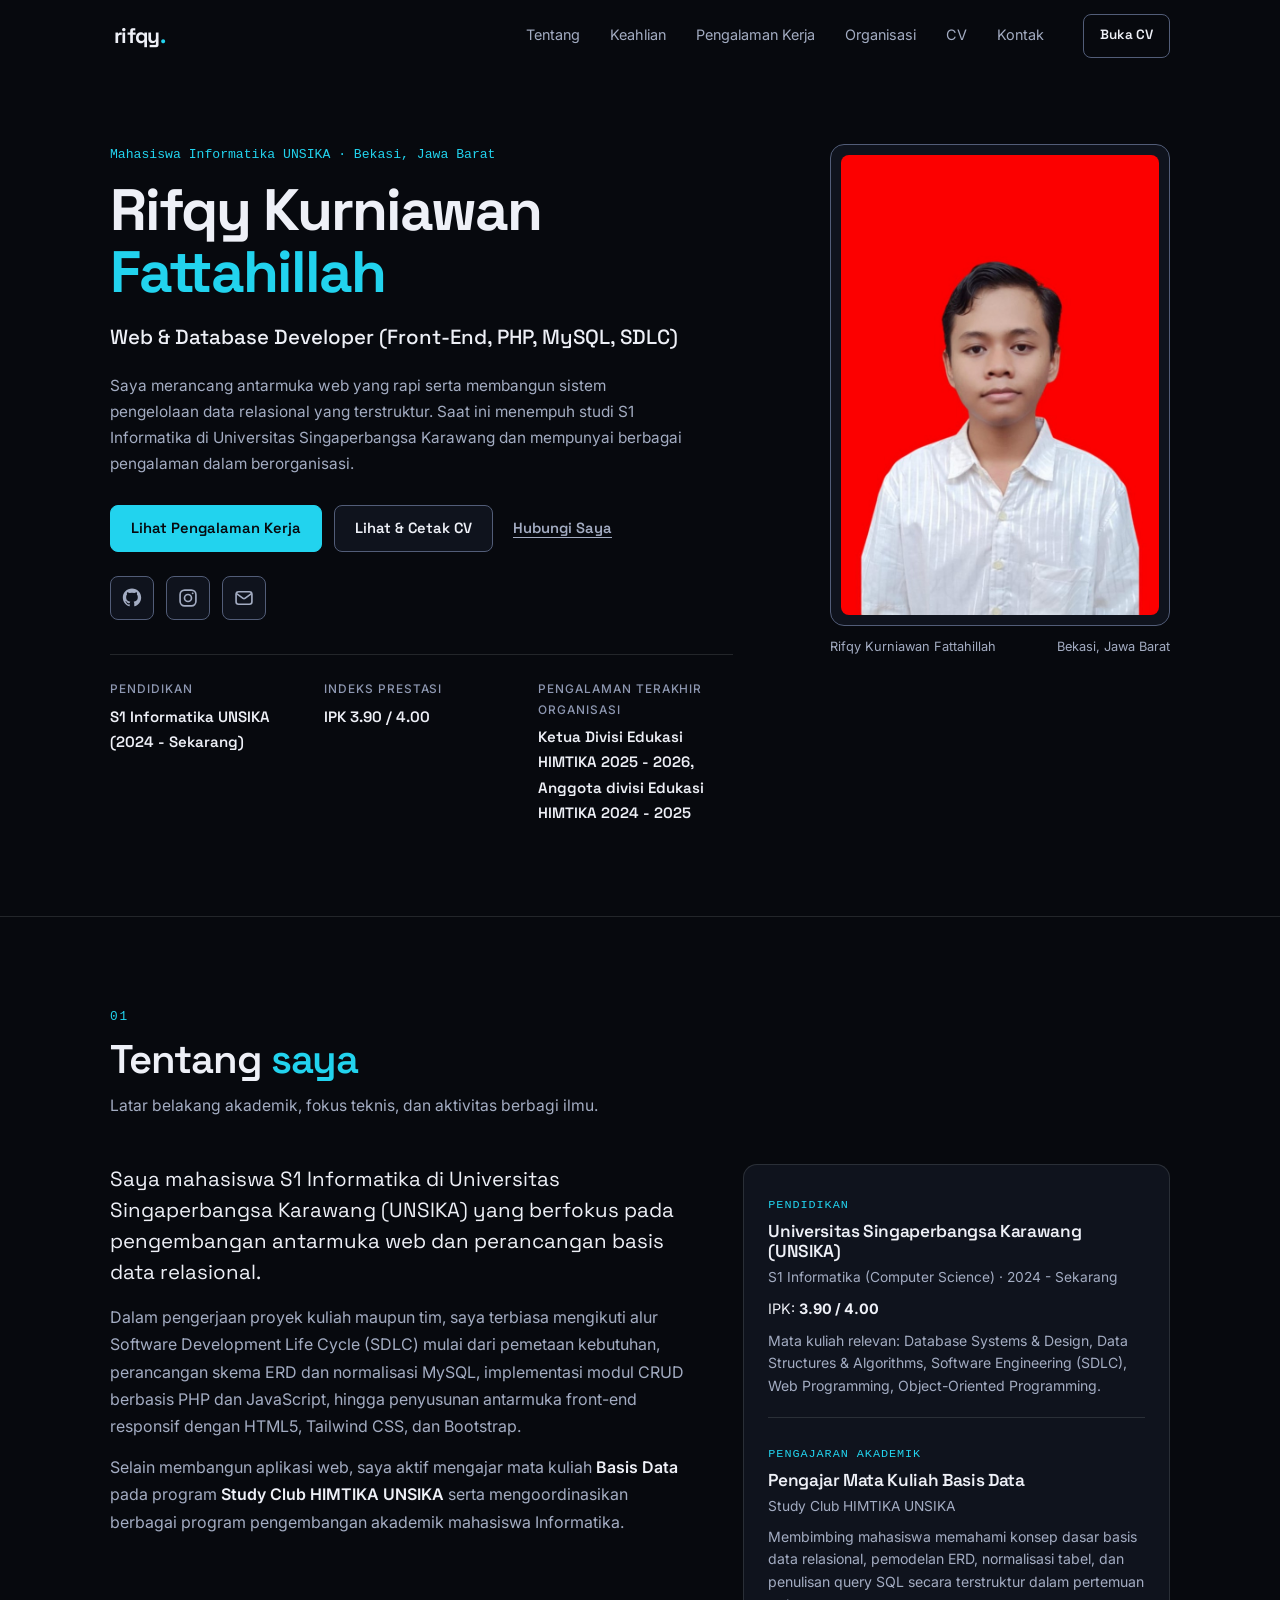
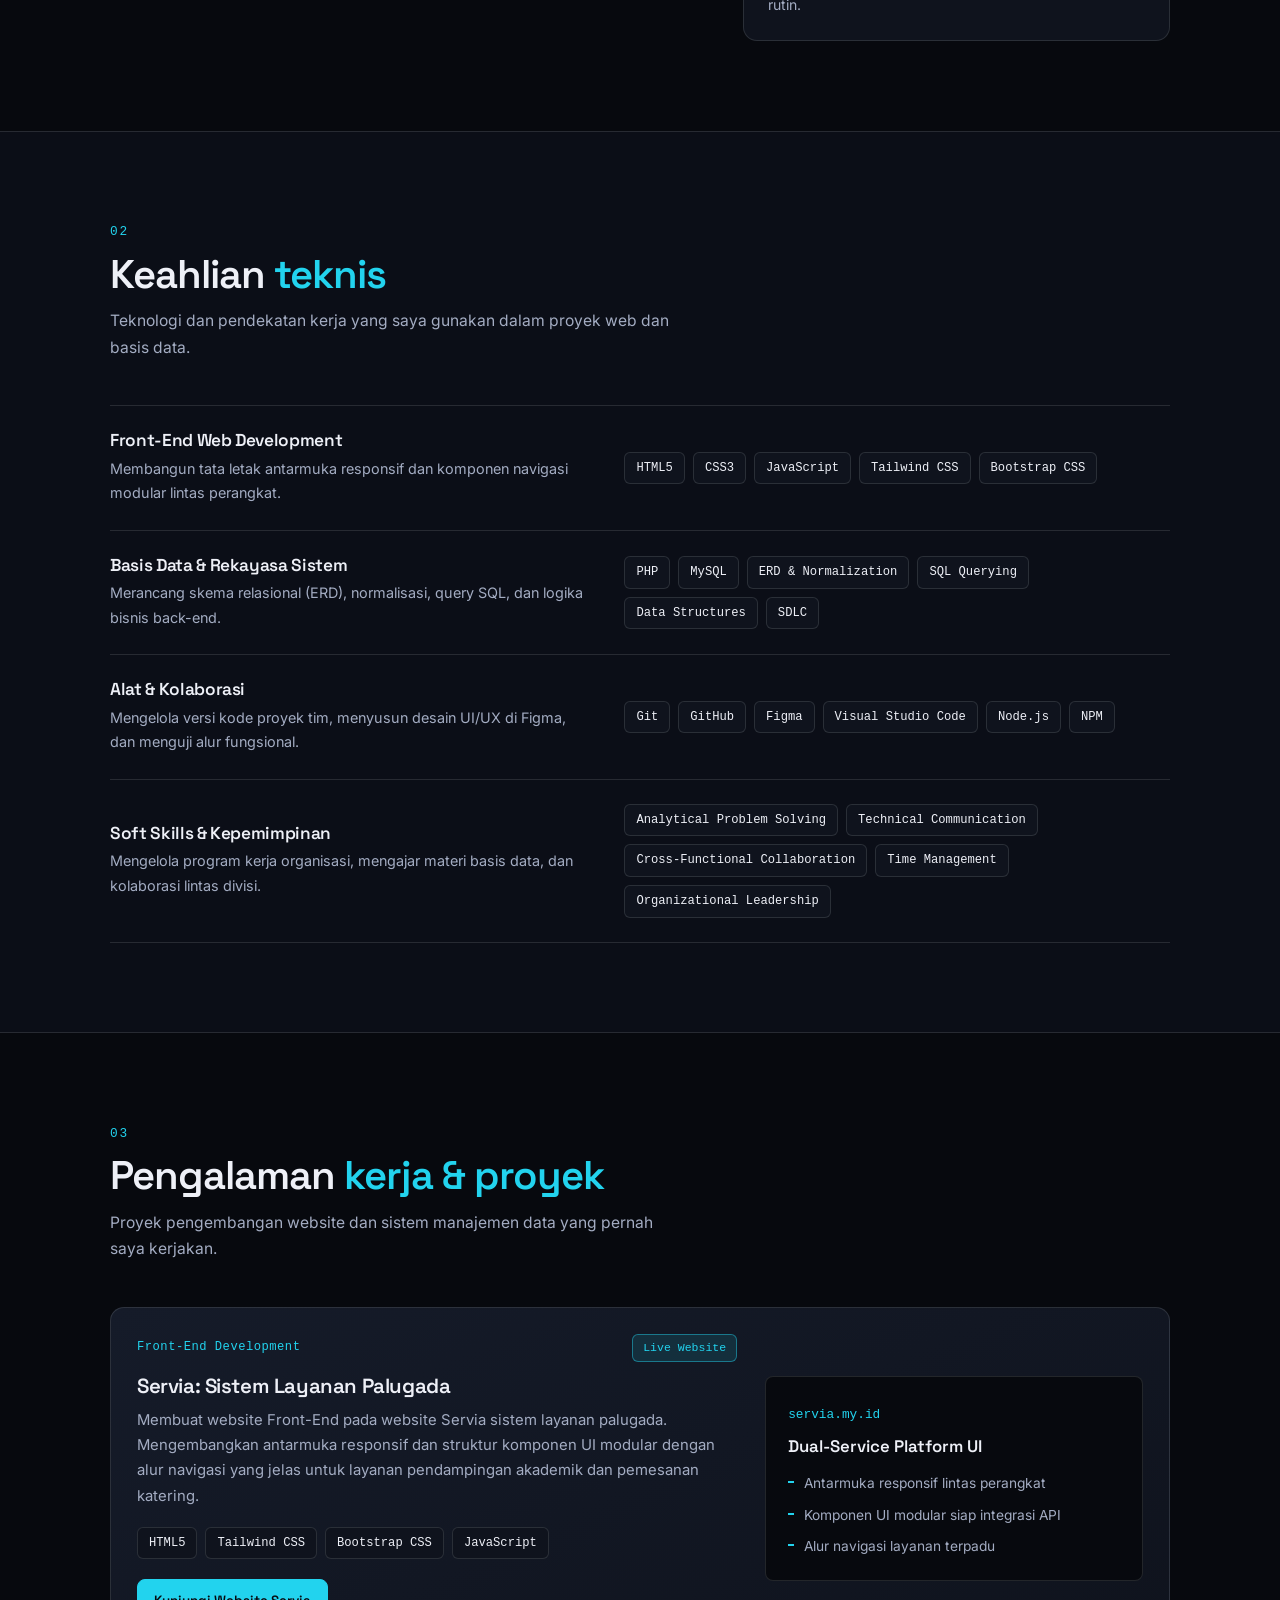
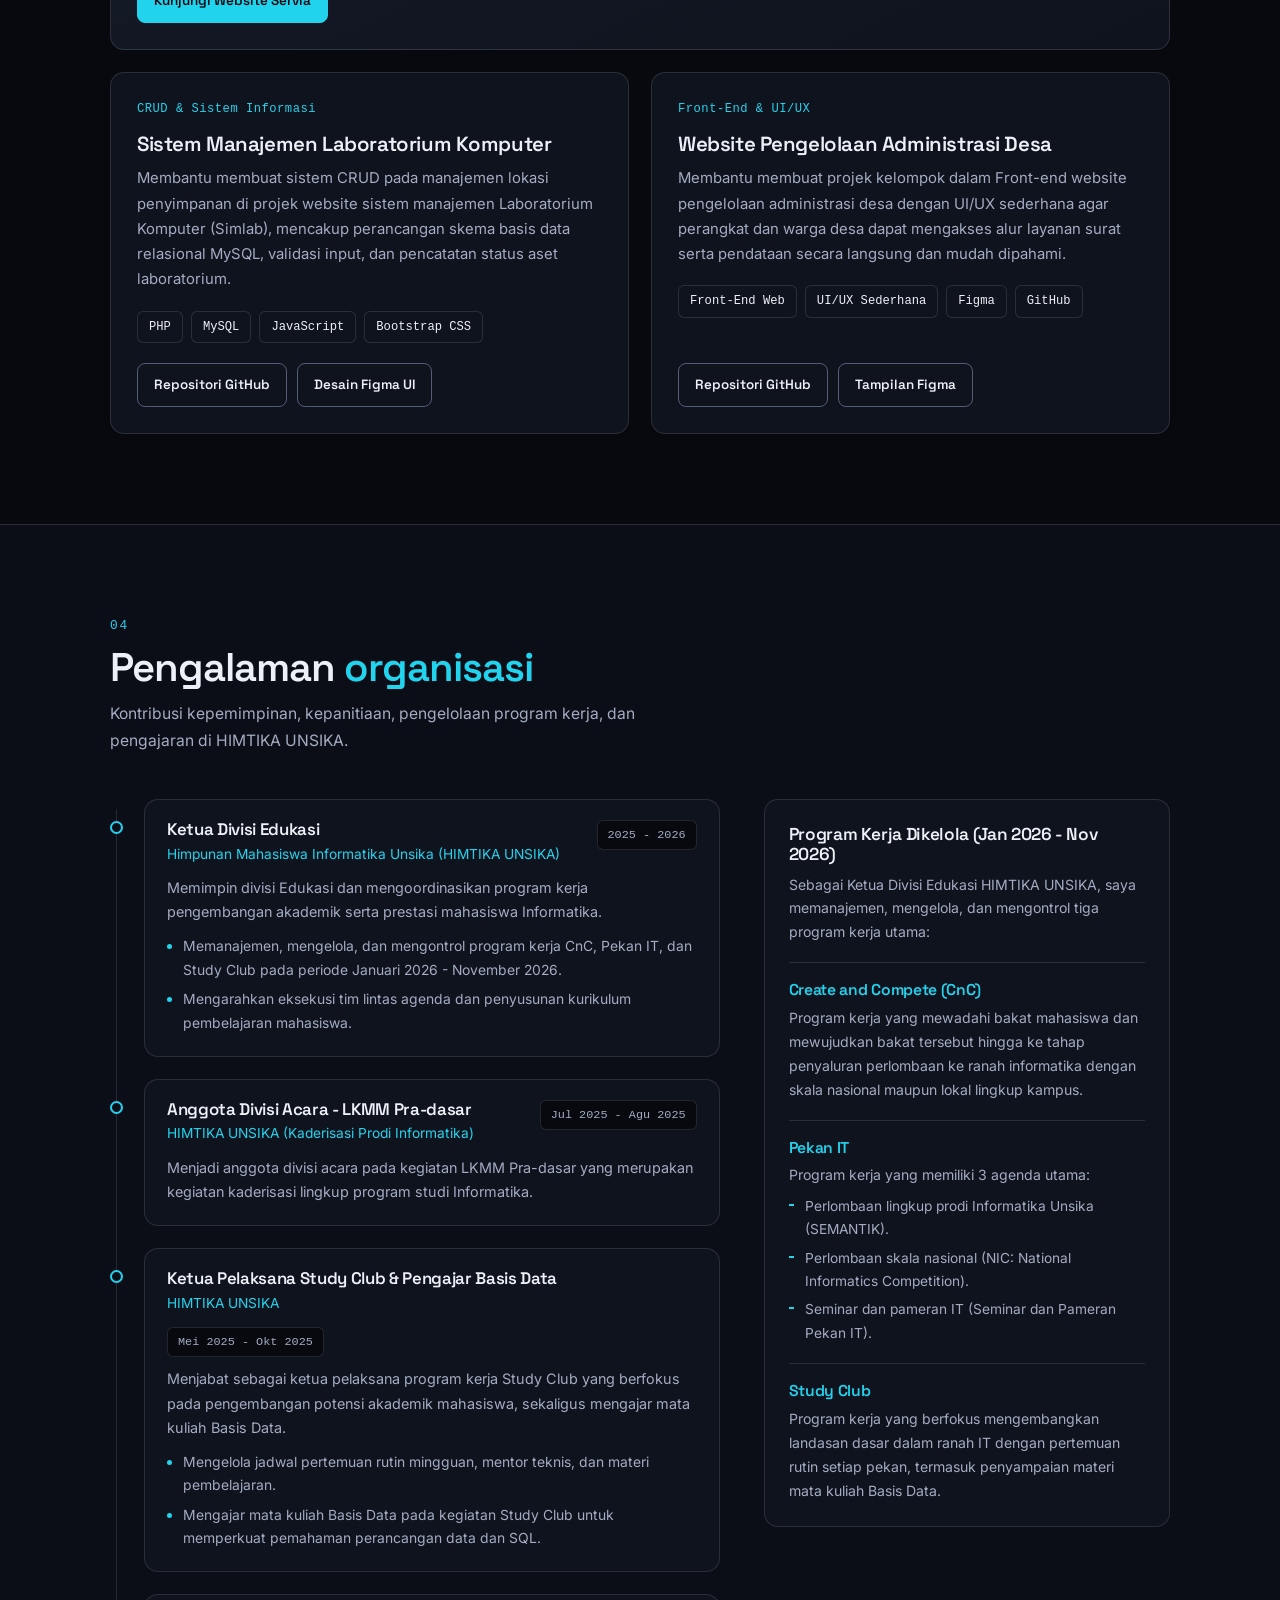
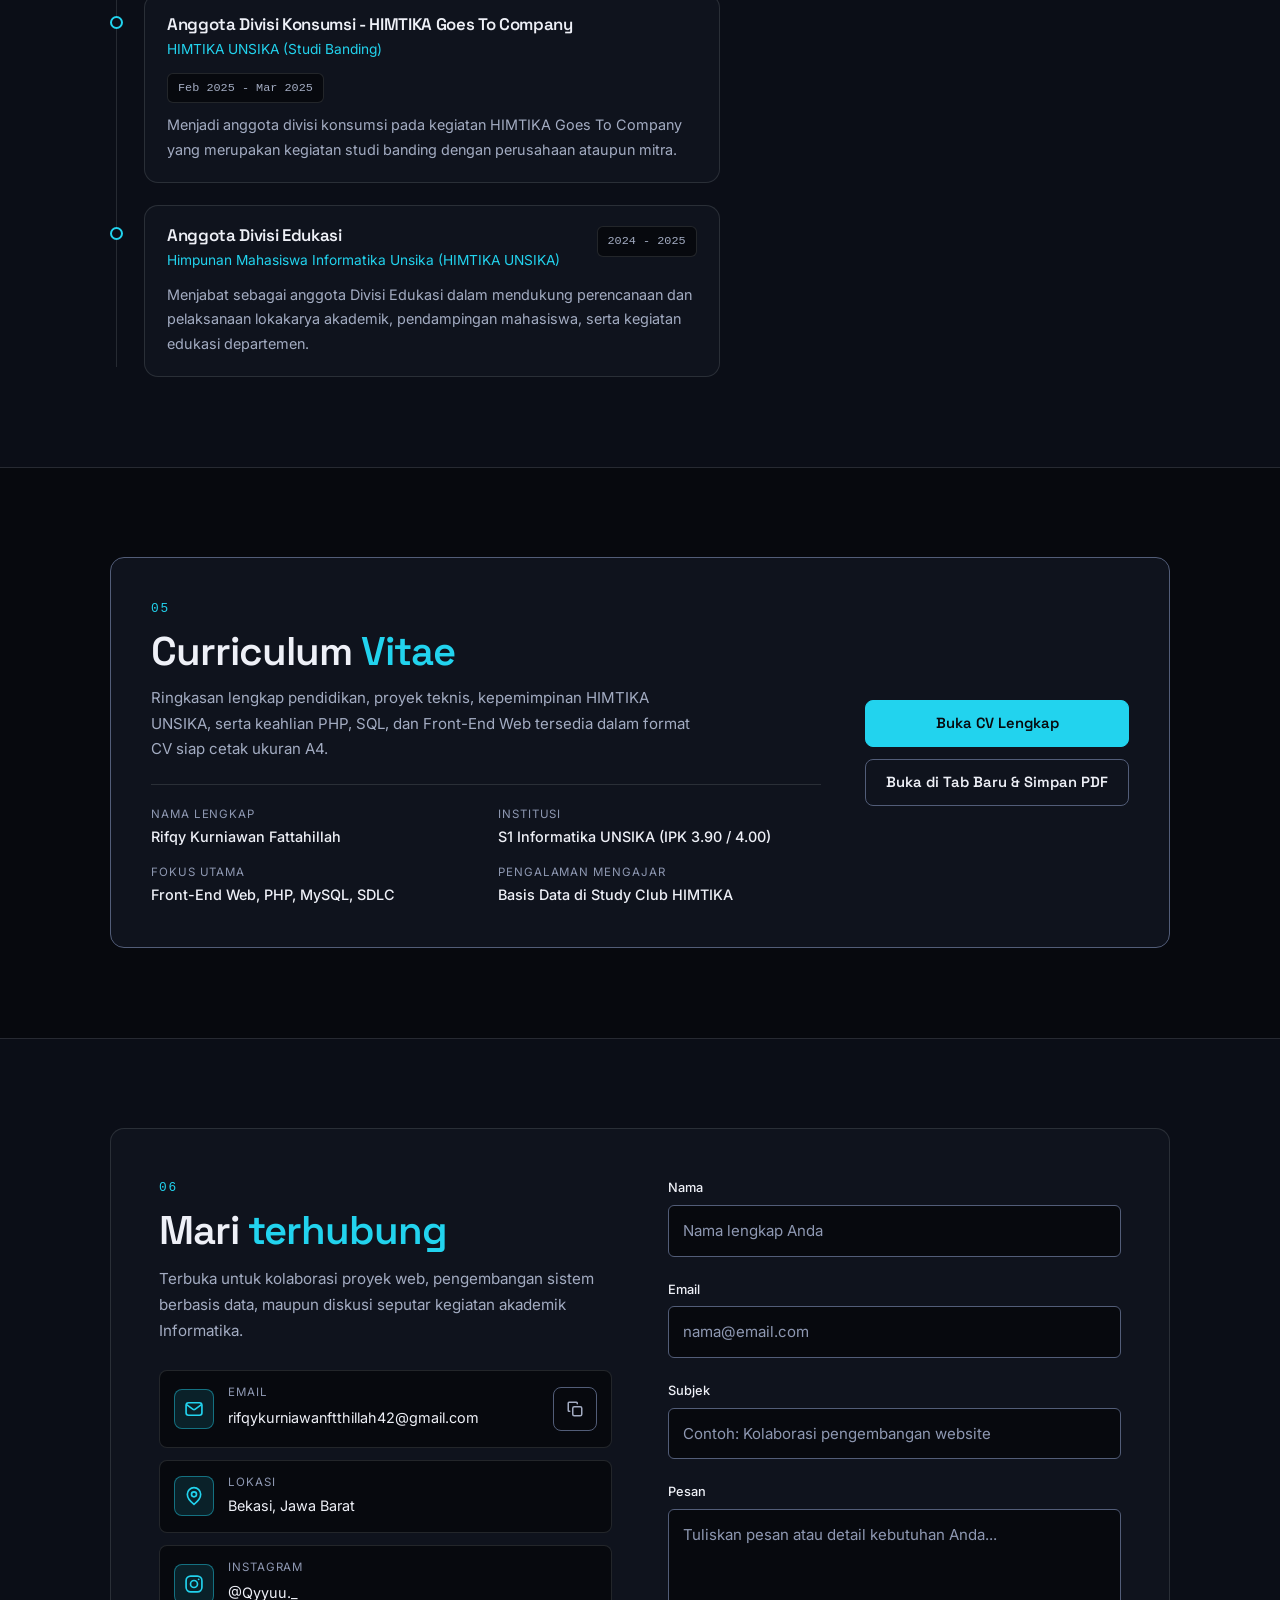
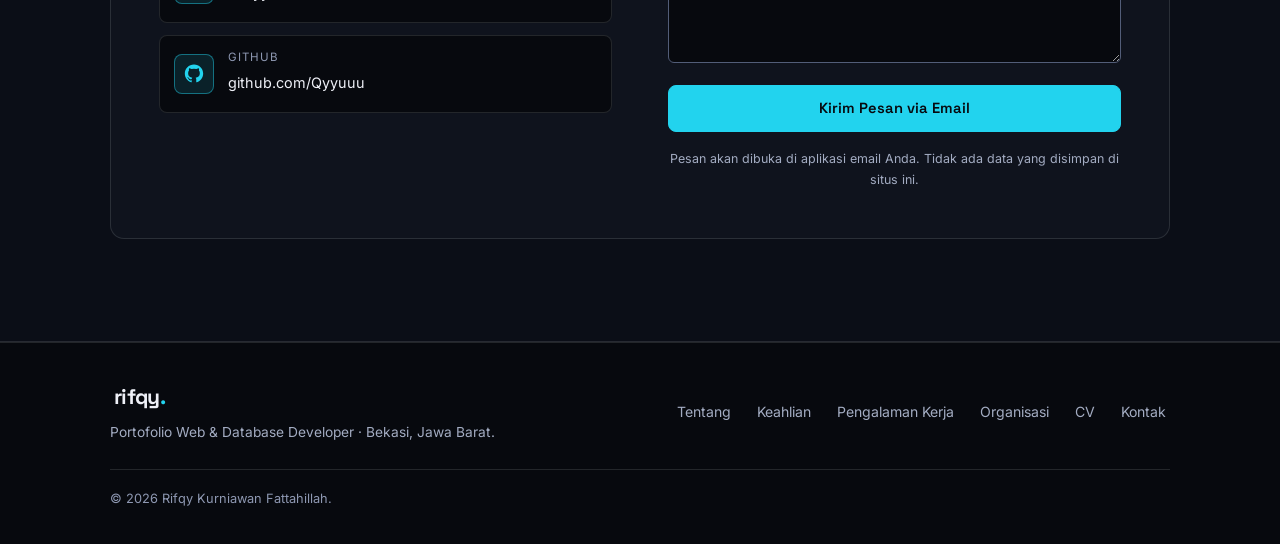
<file: index.html>
<!DOCTYPE html>
<html lang="id">
<head>
  <meta charset="UTF-8" />
  <meta name="viewport" content="width=device-width, initial-scale=1.0" />
  <title>Rifqy Kurniawan Fattahillah | Web &amp; Database Developer</title>
  <meta name="description" content="Portofolio Rifqy Kurniawan Fattahillah, mahasiswa Informatika UNSIKA dan pengembang web serta basis data berbasis di Bekasi, Jawa Barat." />
  <meta name="author" content="Rifqy Kurniawan Fattahillah" />
  <meta name="theme-color" content="#07090e" />
  <meta name="color-scheme" content="dark" />

  <meta property="og:type" content="website" />
  <meta property="og:title" content="Rifqy Kurniawan Fattahillah | Web &amp; Database Developer" />
  <meta property="og:description" content="Portofolio resmi Rifqy Kurniawan Fattahillah: proyek web front-end, sistem CRUD basis data, pengalaman organisasi HIMTIKA UNSIKA, dan CV." />
  <meta property="og:locale" content="id_ID" />

  <link rel="icon" href="data:image/svg+xml,%3Csvg xmlns='http://www.w3.org/2000/svg' viewBox='0 0 100 100'%3E%3Crect width='100' height='100' rx='18' fill='%2307090e'/%3E%3Ctext x='50' y='67' font-family='sans-serif' font-size='52' font-weight='700' text-anchor='middle' fill='%2322d3ee'%3ER%3C/text%3E%3C/svg%3E" />

  <link rel="preconnect" href="https://fonts.googleapis.com" />
  <link rel="preconnect" href="https://fonts.gstatic.com" crossorigin />
  <link href="https://fonts.googleapis.com/css2?family=Inter:wght@400;500;600&family=Space+Grotesk:wght@500;600;700&display=swap" rel="stylesheet" />

  <link rel="stylesheet" href="css/style.css" />
</head>
<body>
  <a class="skip-link" href="#main">Lewati ke konten utama</a>

  <div class="scroll-progress" aria-hidden="true"><span id="scrollBar"></span></div>

  <header class="site-header" id="siteHeader">
    <div class="container header__inner">
      <a class="brand" href="#home" aria-label="Rifqy Kurniawan Fattahillah, beranda">
        rifqy<span class="brand__dot">.</span>
      </a>

      <nav class="nav" id="primaryNav" aria-label="Navigasi utama">
        <a href="#about" class="nav__link">Tentang</a>
        <a href="#skills" class="nav__link">Keahlian</a>
        <a href="#experience" class="nav__link">Pengalaman Kerja</a>
        <a href="#organization" class="nav__link">Organisasi</a>
        <a href="#cv" class="nav__link">CV</a>
        <a href="#contact" class="nav__link">Kontak</a>
      </nav>

      <a href="cv.html" class="btn btn--ghost btn--sm header__cta">Buka CV</a>

      <button type="button" class="nav-toggle" id="navToggle" aria-expanded="false" aria-controls="primaryNav" aria-label="Buka menu navigasi">
        <span class="nav-toggle__bars" aria-hidden="true">
          <span></span><span></span><span></span>
        </span>
        <span class="nav-toggle__label">Menu</span>
      </button>
    </div>
  </header>

  <div class="nav-backdrop" id="navBackdrop" aria-hidden="true"></div>

  <main id="main" tabindex="-1">
    <!-- Hero -->
    <section class="hero" id="home">
      <div class="container hero__inner">
        <div class="hero__content">
          <p class="hero__kicker">Mahasiswa Informatika UNSIKA · Bekasi, Jawa Barat</p>

          <h1 class="hero__title">
            Rifqy Kurniawan<br />
            <span class="hero__accent">Fattahillah</span>
          </h1>

          <p class="hero__subtitle">
            Web &amp; Database Developer (Front-End, PHP, MySQL, SDLC)
          </p>

          <p class="hero__desc">
            Saya merancang antarmuka web yang rapi serta membangun sistem pengelolaan data
            relasional yang terstruktur. Saat ini menempuh studi S1 Informatika di Universitas
            Singaperbangsa Karawang dan mempunyai berbagai pengalaman dalam berorganisasi.
          </p>

          <div class="hero__actions">
            <a href="#experience" class="btn btn--primary">Lihat Pengalaman Kerja</a>
            <a href="cv.html" class="btn btn--outline">Lihat &amp; Cetak CV</a>
            <a href="#contact" class="btn btn--text">Hubungi Saya</a>
          </div>

          <ul class="socials" aria-label="Tautan profil dan kontak">
            <li>
              <a href="https://github.com/Qyyuuu" target="_blank" rel="noopener noreferrer" aria-label="GitHub Qyyuuu">
                <svg viewBox="0 0 24 24" width="20" height="20" fill="currentColor" aria-hidden="true"><path d="M12 .5C5.73.5.98 5.25.98 11.52c0 4.87 3.16 9 7.54 10.46.55.1.75-.24.75-.53v-1.86c-3.07.67-3.72-1.48-3.72-1.48-.5-1.28-1.23-1.62-1.23-1.62-1-.69.08-.67.08-.67 1.1.08 1.68 1.14 1.68 1.14.98 1.69 2.58 1.2 3.2.92.1-.72.39-1.2.7-1.48-2.45-.28-5.02-1.23-5.02-5.48 0-1.21.43-2.2 1.14-2.98-.12-.28-.5-1.41.1-2.94 0 0 .92-.3 3.02 1.13a10.5 10.5 0 0 1 5.5 0c2.1-1.43 3.02-1.13 3.02-1.13.6 1.53.22 2.66.1 2.94.71.78 1.14 1.77 1.14 2.98 0 4.26-2.58 5.2-5.03 5.47.4.34.75 1.01.75 2.04v3.03c0 .29.2.64.76.53 4.37-1.46 7.53-5.59 7.53-10.46C23.02 5.25 18.27.5 12 .5Z"/></svg>
              </a>
            </li>
            <li>
              <a href="https://instagram.com/Qyyuu._" target="_blank" rel="noopener noreferrer" aria-label="Instagram Qyyuu._">
                <svg viewBox="0 0 24 24" width="20" height="20" fill="none" stroke="currentColor" stroke-width="2" aria-hidden="true"><rect x="2.5" y="2.5" width="19" height="19" rx="5.5"/><circle cx="12" cy="12" r="4.2"/><circle cx="17.6" cy="6.4" r="1.1" fill="currentColor" stroke="none"/></svg>
              </a>
            </li>
            <li>
              <a href="mailto:rifqykurniawanftthillah42@gmail.com" aria-label="Kirim email ke Rifqy">
                <svg viewBox="0 0 24 24" width="20" height="20" fill="none" stroke="currentColor" stroke-width="2" stroke-linecap="round" stroke-linejoin="round" aria-hidden="true"><rect x="2.5" y="4.5" width="19" height="15" rx="3"/><path d="m3.5 7 7.4 5.4a2 2 0 0 0 2.2 0L20.5 7"/></svg>
              </a>
            </li>
          </ul>

          <dl class="hero__facts">
            <div class="fact-item">
              <dt>Pendidikan</dt>
              <dd>S1 Informatika UNSIKA (2024 - Sekarang)</dd>
            </div>
            <div class="fact-item">
              <dt>Indeks Prestasi</dt>
              <dd>IPK 3.90 / 4.00</dd>
            </div>
            <div class="fact-item">
              <dt>Pengalaman terakhir Organisasi</dt>
              <dd>Ketua Divisi Edukasi HIMTIKA 2025 - 2026, Anggota divisi Edukasi HIMTIKA 2024 - 2025</dd>
            </div>
          </dl>
        </div>

        <figure class="hero__portrait">
          <div class="portrait-frame">
            <img
              src="assets/foto-rifqy.jpg"
              alt="Foto profil Rifqy Kurniawan Fattahillah mengenakan kemeja putih"
              width="708"
              height="1024"
              fetchpriority="high"
              class="portrait-frame__img"
            />
          </div>
          <figcaption class="portrait-frame__caption">
            <span>Rifqy Kurniawan Fattahillah</span>
            <span>Bekasi, Jawa Barat</span>
          </figcaption>
        </figure>
      </div>
    </section>

    <!-- Tentang & Pendidikan -->
    <section class="section" id="about">
      <div class="container">
        <div class="section__head">
          <span class="section__index">01</span>
          <h2 class="section__title">Tentang <span class="text-accent">saya</span></h2>
          <p class="section__sub">Latar belakang akademik, fokus teknis, dan aktivitas berbagi ilmu.</p>
        </div>

        <div class="about">
          <div class="about__story">
            <p class="about__lead">
              Saya mahasiswa S1 Informatika di Universitas Singaperbangsa Karawang (UNSIKA)
              yang berfokus pada pengembangan antarmuka web dan perancangan basis data relasional.
            </p>
            <p>
              Dalam pengerjaan proyek kuliah maupun tim, saya terbiasa mengikuti alur
              Software Development Life Cycle (SDLC) mulai dari pemetaan kebutuhan, perancangan
              skema ERD dan normalisasi MySQL, implementasi modul CRUD berbasis PHP dan JavaScript,
              hingga penyusunan antarmuka front-end responsif dengan HTML5, Tailwind CSS, dan Bootstrap.
            </p>
            <p>
              Selain membangun aplikasi web, saya aktif mengajar mata kuliah <strong>Basis Data</strong>
              pada program <strong>Study Club HIMTIKA UNSIKA</strong> serta mengoordinasikan berbagai
              program pengembangan akademik mahasiswa Informatika.
            </p>
          </div>

          <aside class="about__panel" aria-label="Ringkasan pendidikan dan pengajaran">
            <div class="edu-block">
              <span class="edu-block__label">Pendidikan</span>
              <h3>Universitas Singaperbangsa Karawang (UNSIKA)</h3>
              <p class="edu-block__meta">S1 Informatika (Computer Science) · 2024 - Sekarang</p>
              <p class="edu-block__gpa">IPK: <strong>3.90 / 4.00</strong></p>
              <p class="edu-block__courses">
                Mata kuliah relevan: Database Systems &amp; Design, Data Structures &amp; Algorithms,
                Software Engineering (SDLC), Web Programming, Object-Oriented Programming.
              </p>
            </div>

            <div class="edu-block edu-block--divider">
              <span class="edu-block__label">Pengajaran Akademik</span>
              <h3>Pengajar Mata Kuliah Basis Data</h3>
              <p class="edu-block__meta">Study Club HIMTIKA UNSIKA</p>
              <p class="edu-block__courses">
                Membimbing mahasiswa memahami konsep dasar basis data relasional, pemodelan ERD,
                normalisasi tabel, dan penulisan query SQL secara terstruktur dalam pertemuan rutin.
              </p>
            </div>
          </aside>
        </div>
      </div>
    </section>

    <!-- Keahlian -->
    <section class="section section--alt" id="skills">
      <div class="container">
        <div class="section__head">
          <span class="section__index">02</span>
          <h2 class="section__title">Keahlian <span class="text-accent">teknis</span></h2>
          <p class="section__sub">Teknologi dan pendekatan kerja yang saya gunakan dalam proyek web dan basis data.</p>
        </div>

        <div class="capabilities">
          <div class="cap-row">
            <div class="cap-row__title">
              <h3>Front-End Web Development</h3>
              <p>Membangun tata letak antarmuka responsif dan komponen navigasi modular lintas perangkat.</p>
            </div>
            <ul class="tags">
              <li>HTML5</li>
              <li>CSS3</li>
              <li>JavaScript</li>
              <li>Tailwind CSS</li>
              <li>Bootstrap CSS</li>
            </ul>
          </div>

          <div class="cap-row">
            <div class="cap-row__title">
              <h3>Basis Data &amp; Rekayasa Sistem</h3>
              <p>Merancang skema relasional (ERD), normalisasi, query SQL, dan logika bisnis back-end.</p>
            </div>
            <ul class="tags">
              <li>PHP</li>
              <li>MySQL</li>
              <li>ERD &amp; Normalization</li>
              <li>SQL Querying</li>
              <li>Data Structures</li>
              <li>SDLC</li>
            </ul>
          </div>

          <div class="cap-row">
            <div class="cap-row__title">
              <h3>Alat &amp; Kolaborasi</h3>
              <p>Mengelola versi kode proyek tim, menyusun desain UI/UX di Figma, dan menguji alur fungsional.</p>
            </div>
            <ul class="tags">
              <li>Git</li>
              <li>GitHub</li>
              <li>Figma</li>
              <li>Visual Studio Code</li>
              <li>Node.js</li>
              <li>NPM</li>
            </ul>
          </div>

          <div class="cap-row">
            <div class="cap-row__title">
              <h3>Soft Skills &amp; Kepemimpinan</h3>
              <p>Mengelola program kerja organisasi, mengajar materi basis data, dan kolaborasi lintas divisi.</p>
            </div>
            <ul class="tags">
              <li>Analytical Problem Solving</li>
              <li>Technical Communication</li>
              <li>Cross-Functional Collaboration</li>
              <li>Time Management</li>
              <li>Organizational Leadership</li>
            </ul>
          </div>
        </div>
      </div>
    </section>

    <!-- Pengalaman Kerja -->
    <section class="section" id="experience">
      <div class="container">
        <div class="section__head">
          <span class="section__index">03</span>
          <h2 class="section__title">Pengalaman <span class="text-accent">kerja &amp; proyek</span></h2>
          <p class="section__sub">Proyek pengembangan website dan sistem manajemen data yang pernah saya kerjakan.</p>
        </div>

        <div class="work-grid">
          <!-- Featured: Servia -->
          <article class="work-card work-card--featured">
            <div class="work-card__body">
              <div class="work-card__meta">
                <span class="work-card__tag">Front-End Development</span>
                <span class="work-card__status">Live Website</span>
              </div>
              <h3 class="work-card__title">Servia: Sistem Layanan Palugada</h3>
              <p class="work-card__desc">
                Membuat website Front-End pada website Servia sistem layanan palugada. Mengembangkan
                antarmuka responsif dan struktur komponen UI modular dengan alur navigasi yang jelas
                untuk layanan pendampingan akademik dan pemesanan katering.
              </p>
              <ul class="tags">
                <li>HTML5</li>
                <li>Tailwind CSS</li>
                <li>Bootstrap CSS</li>
                <li>JavaScript</li>
              </ul>
              <div class="work-card__links">
                <a href="https://servia.my.id/" target="_blank" rel="noopener noreferrer" class="btn btn--primary btn--sm">
                  Kunjungi Website Servia
                </a>
              </div>
            </div>
            <div class="work-card__aside" aria-hidden="true">
              <div class="work-preview">
                <span class="work-preview__domain">servia.my.id</span>
                <p class="work-preview__summary">Dual-Service Platform UI</p>
                <ul class="work-preview__points">
                  <li>Antarmuka responsif lintas perangkat</li>
                  <li>Komponen UI modular siap integrasi API</li>
                  <li>Alur navigasi layanan terpadu</li>
                </ul>
              </div>
            </div>
          </article>

          <!-- Work 2: Manajemen Lab Komputer / Simlab -->
          <article class="work-card">
            <div class="work-card__body">
              <div class="work-card__meta">
                <span class="work-card__tag">CRUD &amp; Sistem Informasi</span>
              </div>
              <h3 class="work-card__title">Sistem Manajemen Laboratorium Komputer</h3>
              <p class="work-card__desc">
                Membantu membuat sistem CRUD pada manajemen lokasi penyimpanan di projek website
                sistem manajemen Laboratorium Komputer (Simlab), mencakup perancangan skema basis
                data relasional MySQL, validasi input, dan pencatatan status aset laboratorium.
              </p>
              <ul class="tags">
                <li>PHP</li>
                <li>MySQL</li>
                <li>JavaScript</li>
                <li>Bootstrap CSS</li>
              </ul>
              <div class="work-card__links">
                <a href="https://github.com/anisadiyahayu/ProjekUASPBW" target="_blank" rel="noopener noreferrer" class="btn btn--outline btn--sm">
                  Repositori GitHub
                </a>
                <a href="https://www.figma.com/make/mRIKAtbcPTlyWXOGZOJskT/Modern-Campus-Lab-Dashboard-UI?fullscreen=1&t=yo2O9tr5CB5JOBJb-1&code-node-id=0-9" target="_blank" rel="noopener noreferrer" class="btn btn--ghost btn--sm">
                  Desain Figma UI
                </a>
              </div>
            </div>
          </article>

          <!-- Work 3: Administrasi Desa -->
          <article class="work-card">
            <div class="work-card__body">
              <div class="work-card__meta">
                <span class="work-card__tag">Front-End &amp; UI/UX</span>
              </div>
              <h3 class="work-card__title">Website Pengelolaan Administrasi Desa</h3>
              <p class="work-card__desc">
                Membantu membuat projek kelompok dalam Front-end website pengelolaan administrasi
                desa dengan UI/UX sederhana agar perangkat dan warga desa dapat mengakses alur
                layanan surat serta pendataan secara langsung dan mudah dipahami.
              </p>
              <ul class="tags">
                <li>Front-End Web</li>
                <li>UI/UX Sederhana</li>
                <li>Figma</li>
                <li>GitHub</li>
              </ul>
              <div class="work-card__links">
                <a href="https://github.com/Hazsaja/projek_rpl.git" target="_blank" rel="noopener noreferrer" class="btn btn--outline btn--sm">
                  Repositori GitHub
                </a>
                <a href="https://www.figma.com/design/HHxqlbypolmhLxYG388uK5/Untitled?node-id=38-54&t=J2L5QsYquMfykvUc-1" target="_blank" rel="noopener noreferrer" class="btn btn--ghost btn--sm">
                  Tampilan Figma
                </a>
              </div>
            </div>
          </article>
        </div>
      </div>
    </section>

    <!-- Pengalaman Organisasi -->
    <section class="section section--alt" id="organization">
      <div class="container">
        <div class="section__head">
          <span class="section__index">04</span>
          <h2 class="section__title">Pengalaman <span class="text-accent">organisasi</span></h2>
          <p class="section__sub">Kontribusi kepemimpinan, kepanitiaan, pengelolaan program kerja, dan pengajaran di HIMTIKA UNSIKA.</p>
        </div>

        <div class="org-layout">
          <div class="timeline">
            <article class="timeline__item">
              <span class="timeline__dot" aria-hidden="true"></span>
              <div class="timeline__content">
                <div class="timeline__head">
                  <div>
                    <h3 class="timeline__role">Ketua Divisi Edukasi</h3>
                    <p class="timeline__company">Himpunan Mahasiswa Informatika Unsika (HIMTIKA UNSIKA)</p>
                  </div>
                  <span class="timeline__period">2025 - 2026</span>
                </div>
                <p class="timeline__desc">
                  Memimpin divisi Edukasi dan mengoordinasikan program kerja pengembangan akademik
                  serta prestasi mahasiswa Informatika.
                </p>
                <ul class="timeline__list">
                  <li>Memanajemen, mengelola, dan mengontrol program kerja CnC, Pekan IT, dan Study Club pada periode Januari 2026 - November 2026.</li>
                  <li>Mengarahkan eksekusi tim lintas agenda dan penyusunan kurikulum pembelajaran mahasiswa.</li>
                </ul>
              </div>
            </article>

            <article class="timeline__item">
              <span class="timeline__dot" aria-hidden="true"></span>
              <div class="timeline__content">
                <div class="timeline__head">
                  <div>
                    <h3 class="timeline__role">Anggota Divisi Acara - LKMM Pra-dasar</h3>
                    <p class="timeline__company">HIMTIKA UNSIKA (Kaderisasi Prodi Informatika)</p>
                  </div>
                  <span class="timeline__period">Jul 2025 - Agu 2025</span>
                </div>
                <p class="timeline__desc">
                  Menjadi anggota divisi acara pada kegiatan LKMM Pra-dasar yang merupakan kegiatan
                  kaderisasi lingkup program studi Informatika.
                </p>
              </div>
            </article>

            <article class="timeline__item">
              <span class="timeline__dot" aria-hidden="true"></span>
              <div class="timeline__content">
                <div class="timeline__head">
                  <div>
                    <h3 class="timeline__role">Ketua Pelaksana Study Club &amp; Pengajar Basis Data</h3>
                    <p class="timeline__company">HIMTIKA UNSIKA</p>
                  </div>
                  <span class="timeline__period">Mei 2025 - Okt 2025</span>
                </div>
                <p class="timeline__desc">
                  Menjabat sebagai ketua pelaksana program kerja Study Club yang berfokus pada
                  pengembangan potensi akademik mahasiswa, sekaligus mengajar mata kuliah Basis Data.
                </p>
                <ul class="timeline__list">
                  <li>Mengelola jadwal pertemuan rutin mingguan, mentor teknis, dan materi pembelajaran.</li>
                  <li>Mengajar mata kuliah Basis Data pada kegiatan Study Club untuk memperkuat pemahaman perancangan data dan SQL.</li>
                </ul>
              </div>
            </article>

            <article class="timeline__item">
              <span class="timeline__dot" aria-hidden="true"></span>
              <div class="timeline__content">
                <div class="timeline__head">
                  <div>
                    <h3 class="timeline__role">Anggota Divisi Konsumsi - HIMTIKA Goes To Company</h3>
                    <p class="timeline__company">HIMTIKA UNSIKA (Studi Banding)</p>
                  </div>
                  <span class="timeline__period">Feb 2025 - Mar 2025</span>
                </div>
                <p class="timeline__desc">
                  Menjadi anggota divisi konsumsi pada kegiatan HIMTIKA Goes To Company yang merupakan
                  kegiatan studi banding dengan perusahaan ataupun mitra.
                </p>
              </div>
            </article>

            <article class="timeline__item">
              <span class="timeline__dot" aria-hidden="true"></span>
              <div class="timeline__content">
                <div class="timeline__head">
                  <div>
                    <h3 class="timeline__role">Anggota Divisi Edukasi</h3>
                    <p class="timeline__company">Himpunan Mahasiswa Informatika Unsika (HIMTIKA UNSIKA)</p>
                  </div>
                  <span class="timeline__period">2024 - 2025</span>
                </div>
                <p class="timeline__desc">
                  Menjabat sebagai anggota Divisi Edukasi dalam mendukung perencanaan dan pelaksanaan
                  lokakarya akademik, pendampingan mahasiswa, serta kegiatan edukasi departemen.
                </p>
              </div>
            </article>
          </div>

          <aside class="programs-panel" aria-label="Program kerja Divisi Edukasi yang dikelola">
            <h3 class="programs-panel__heading">Program Kerja Dikelola (Jan 2026 - Nov 2026)</h3>
            <p class="programs-panel__intro">
              Sebagai Ketua Divisi Edukasi HIMTIKA UNSIKA, saya memanajemen, mengelola, dan
              mengontrol tiga program kerja utama:
            </p>

            <div class="program-item">
              <h4>Create and Compete (CnC)</h4>
              <p>
                Program kerja yang mewadahi bakat mahasiswa dan mewujudkan bakat tersebut hingga ke
                tahap penyaluran perlombaan ke ranah informatika dengan skala nasional maupun lokal
                lingkup kampus.
              </p>
            </div>

            <div class="program-item">
              <h4>Pekan IT</h4>
              <p>Program kerja yang memiliki 3 agenda utama:</p>
              <ul class="program-item__list">
                <li>Perlombaan lingkup prodi Informatika Unsika (SEMANTIK).</li>
                <li>Perlombaan skala nasional (NIC: National Informatics Competition).</li>
                <li>Seminar dan pameran IT (Seminar dan Pameran Pekan IT).</li>
              </ul>
            </div>

            <div class="program-item">
              <h4>Study Club</h4>
              <p>
                Program kerja yang berfokus mengembangkan landasan dasar dalam ranah IT dengan
                pertemuan rutin setiap pekan, termasuk penyampaian materi mata kuliah Basis Data.
              </p>
            </div>
          </aside>
        </div>
      </div>
    </section>

    <!-- CV Summary -->
    <section class="section" id="cv">
      <div class="container">
        <div class="cv-banner">
          <div class="cv-banner__info">
            <span class="section__index">05</span>
            <h2 class="section__title">Curriculum <span class="text-accent">Vitae</span></h2>
            <p class="cv-banner__desc">
              Ringkasan lengkap pendidikan, proyek teknis, kepemimpinan HIMTIKA UNSIKA, serta
              keahlian PHP, SQL, dan Front-End Web tersedia dalam format CV siap cetak ukuran A4.
            </p>

            <dl class="cv-highlights">
              <div>
                <dt>Nama Lengkap</dt>
                <dd>Rifqy Kurniawan Fattahillah</dd>
              </div>
              <div>
                <dt>Institusi</dt>
                <dd>S1 Informatika UNSIKA (IPK 3.90 / 4.00)</dd>
              </div>
              <div>
                <dt>Fokus Utama</dt>
                <dd>Front-End Web, PHP, MySQL, SDLC</dd>
              </div>
              <div>
                <dt>Pengalaman Mengajar</dt>
                <dd>Basis Data di Study Club HIMTIKA</dd>
              </div>
            </dl>
          </div>

          <div class="cv-banner__actions">
            <a href="cv.html" class="btn btn--primary">Buka CV Lengkap</a>
            <a href="cv.html" target="_blank" rel="noopener noreferrer" class="btn btn--outline">Buka di Tab Baru &amp; Simpan PDF</a>
          </div>
        </div>
      </div>
    </section>

    <!-- Kontak -->
    <section class="section section--alt contact" id="contact">
      <div class="container">
        <div class="contact__inner">
          <div class="contact__info">
            <span class="section__index">06</span>
            <h2 class="section__title">Mari <span class="text-accent">terhubung</span></h2>
            <p class="contact__desc">
              Terbuka untuk kolaborasi proyek web, pengembangan sistem berbasis data, maupun diskusi
              seputar kegiatan akademik Informatika.
            </p>

            <ul class="contact__list">
              <li>
                <span class="contact__icon">
                  <svg viewBox="0 0 24 24" width="20" height="20" fill="none" stroke="currentColor" stroke-width="2" stroke-linecap="round" stroke-linejoin="round" aria-hidden="true"><rect x="2.5" y="4.5" width="19" height="15" rx="3"/><path d="m3.5 7 7.4 5.4a2 2 0 0 0 2.2 0L20.5 7"/></svg>
                </span>
                <div>
                  <span class="contact__label">Email</span>
                  <a href="mailto:rifqykurniawanftthillah42@gmail.com" class="contact__value">rifqykurniawanftthillah42@gmail.com</a>
                </div>
                <button type="button" class="copy-btn" data-copy="rifqykurniawanftthillah42@gmail.com" aria-label="Salin alamat email">
                  <svg viewBox="0 0 24 24" width="18" height="18" fill="none" stroke="currentColor" stroke-width="2" stroke-linecap="round" stroke-linejoin="round" aria-hidden="true"><rect x="9" y="9" width="12" height="12" rx="2"/><path d="M5 15H4a1 1 0 0 1-1-1V4a1 1 0 0 1 1-1h10a1 1 0 0 1 1 1v1"/></svg>
                </button>
              </li>

              <li>
                <span class="contact__icon">
                  <svg viewBox="0 0 24 24" width="20" height="20" fill="none" stroke="currentColor" stroke-width="2" stroke-linecap="round" stroke-linejoin="round" aria-hidden="true"><path d="M20 10c0 6-8 12-8 12S4 16 4 10a8 8 0 1 1 16 0Z"/><circle cx="12" cy="10" r="3"/></svg>
                </span>
                <div>
                  <span class="contact__label">Lokasi</span>
                  <span class="contact__value">Bekasi, Jawa Barat</span>
                </div>
              </li>

              <li>
                <span class="contact__icon">
                  <svg viewBox="0 0 24 24" width="20" height="20" fill="none" stroke="currentColor" stroke-width="2" aria-hidden="true"><rect x="2.5" y="2.5" width="19" height="19" rx="5.5"/><circle cx="12" cy="12" r="4.2"/><circle cx="17.6" cy="6.4" r="1.1" fill="currentColor" stroke="none"/></svg>
                </span>
                <div>
                  <span class="contact__label">Instagram</span>
                  <a href="https://instagram.com/Qyyuu._" target="_blank" rel="noopener noreferrer" class="contact__value">@Qyyuu._</a>
                </div>
              </li>

              <li>
                <span class="contact__icon">
                  <svg viewBox="0 0 24 24" width="20" height="20" fill="currentColor" aria-hidden="true"><path d="M12 .5C5.73.5.98 5.25.98 11.52c0 4.87 3.16 9 7.54 10.46.55.1.75-.24.75-.53v-1.86c-3.07.67-3.72-1.48-3.72-1.48-.5-1.28-1.23-1.62-1.23-1.62-1-.69.08-.67.08-.67 1.1.08 1.68 1.14 1.68 1.14.98 1.69 2.58 1.2 3.2.92.1-.72.39-1.2.7-1.48-2.45-.28-5.02-1.23-5.02-5.48 0-1.21.43-2.2 1.14-2.98-.12-.28-.5-1.41.1-2.94 0 0 .92-.3 3.02 1.13a10.5 10.5 0 0 1 5.5 0c2.1-1.43 3.02-1.13 3.02-1.13.6 1.53.22 2.66.1 2.94.71.78 1.14 1.77 1.14 2.98 0 4.26-2.58 5.2-5.03 5.47.4.34.75 1.01.75 2.04v3.03c0 .29.2.64.76.53 4.37-1.46 7.53-5.59 7.53-10.46C23.02 5.25 18.27.5 12 .5Z"/></svg>
                </span>
                <div>
                  <span class="contact__label">GitHub</span>
                  <a href="https://github.com/Qyyuuu" target="_blank" rel="noopener noreferrer" class="contact__value">github.com/Qyyuuu</a>
                </div>
              </li>
            </ul>
          </div>

          <form class="contact__form" id="contactForm" novalidate>
            <div id="formSummary" class="form-summary" role="alert" tabindex="-1" hidden></div>

            <div class="field">
              <label for="name">Nama</label>
              <input type="text" id="name" name="name" placeholder="Nama lengkap Anda" autocomplete="name" aria-describedby="error-name" required />
              <span class="field__error" id="error-name" data-error-for="name"></span>
            </div>

            <div class="field">
              <label for="email">Email</label>
              <input type="email" id="email" name="email" placeholder="nama@email.com" autocomplete="email" aria-describedby="error-email" required />
              <span class="field__error" id="error-email" data-error-for="email"></span>
            </div>

            <div class="field">
              <label for="subject">Subjek</label>
              <input type="text" id="subject" name="subject" placeholder="Contoh: Kolaborasi pengembangan website" aria-describedby="error-subject" required />
              <span class="field__error" id="error-subject" data-error-for="subject"></span>
            </div>

            <div class="field">
              <label for="message">Pesan</label>
              <textarea id="message" name="message" rows="5" placeholder="Tuliskan pesan atau detail kebutuhan Anda..." aria-describedby="error-message" required></textarea>
              <span class="field__error" id="error-message" data-error-for="message"></span>
            </div>

            <button type="submit" class="btn btn--primary btn--full" id="submitBtn">
              Kirim Pesan via Email
            </button>
            <p class="form__note">Pesan akan dibuka di aplikasi email Anda. Tidak ada data yang disimpan di situs ini.</p>
          </form>
        </div>
      </div>
    </section>
  </main>

  <footer class="site-footer">
    <div class="container footer__inner">
      <div class="footer__brand">
        <a class="brand" href="#home">rifqy<span class="brand__dot">.</span></a>
        <p>Portofolio Web &amp; Database Developer · Bekasi, Jawa Barat.</p>
      </div>

      <nav class="footer__nav" aria-label="Navigasi footer">
        <a href="#about">Tentang</a>
        <a href="#skills">Keahlian</a>
        <a href="#experience">Pengalaman Kerja</a>
        <a href="#organization">Organisasi</a>
        <a href="cv.html">CV</a>
        <a href="#contact">Kontak</a>
      </nav>

      <div class="footer__meta">
        <p>&copy; <span id="year">2026</span> Rifqy Kurniawan Fattahillah.</p>
      </div>
    </div>
  </footer>

  <button type="button" class="to-top" id="toTop" aria-label="Kembali ke atas">
    <svg viewBox="0 0 24 24" width="20" height="20" fill="none" stroke="currentColor" stroke-width="2" stroke-linecap="round" stroke-linejoin="round" aria-hidden="true"><path d="M12 19V5M6 11l6-6 6 6"/></svg>
  </button>

  <div class="toast" id="toast" role="status" aria-live="polite"></div>

  <script src="js/main.js" defer></script>
</body>
</html>
</file>
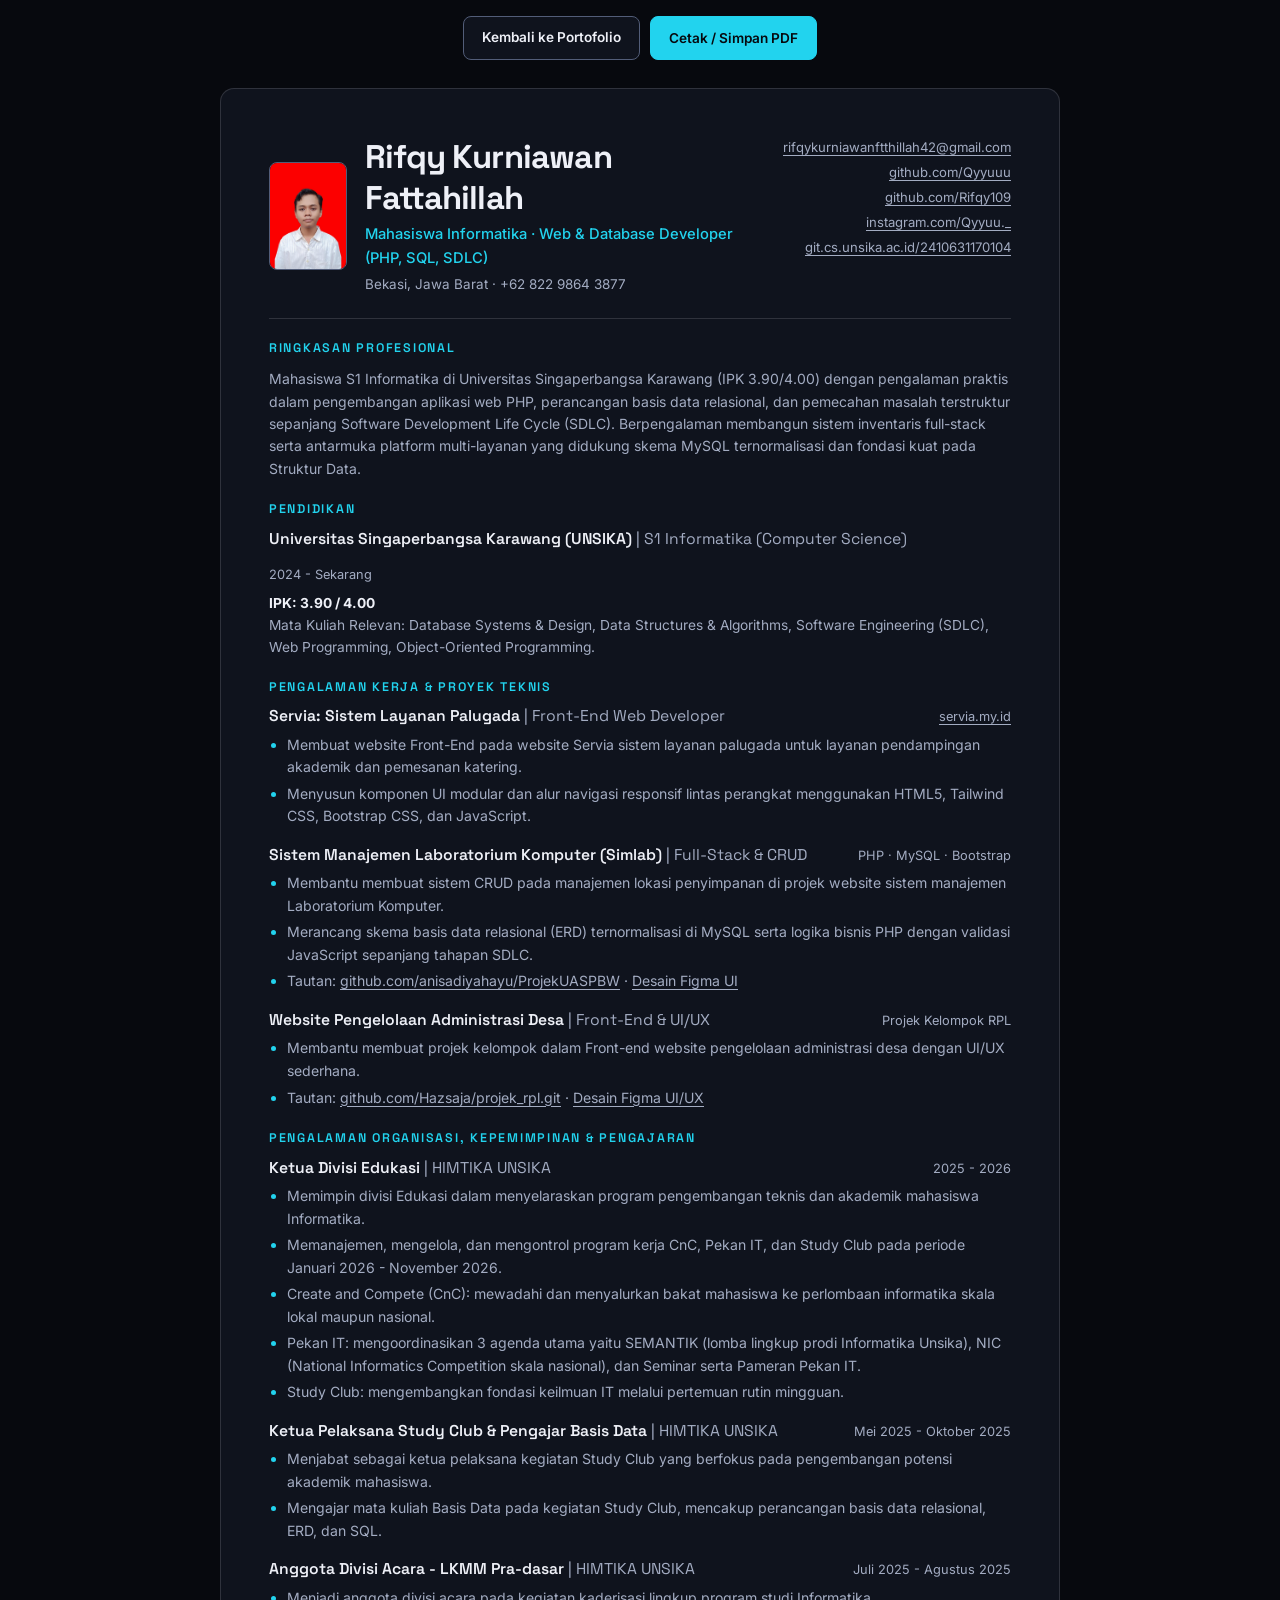
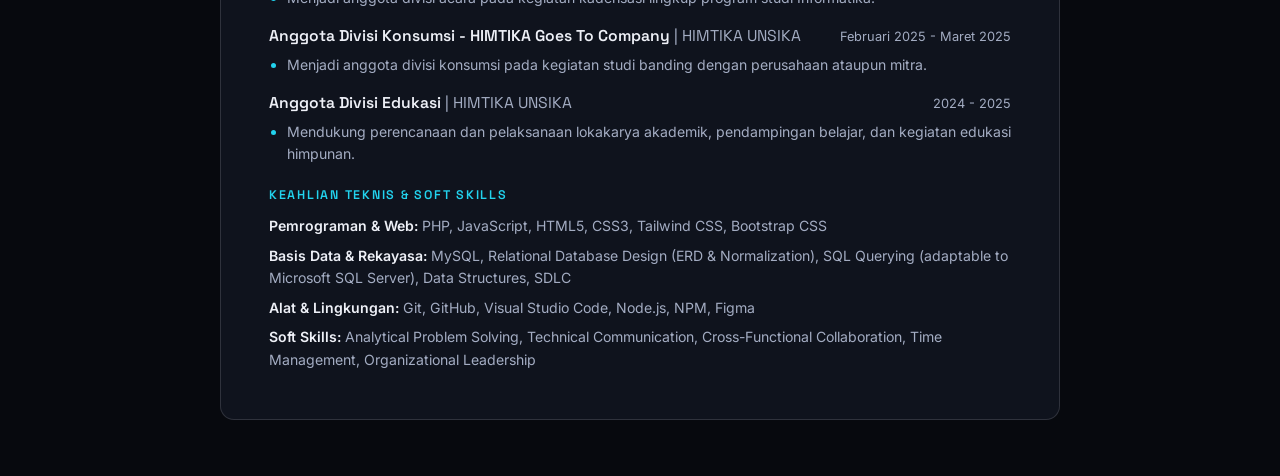
<file: cv.html>
<!DOCTYPE html>
<html lang="id">
<head>
  <meta charset="UTF-8" />
  <meta name="viewport" content="width=device-width, initial-scale=1.0" />
  <title>CV | Rifqy Kurniawan Fattahillah</title>
  <meta name="robots" content="noindex" />
  <link rel="preconnect" href="https://fonts.googleapis.com" />
  <link rel="preconnect" href="https://fonts.gstatic.com" crossorigin />
  <link href="https://fonts.googleapis.com/css2?family=Inter:wght@400;500;600;700&family=Space+Grotesk:wght@500;600;700&display=swap" rel="stylesheet" />
  <link rel="stylesheet" href="css/cv.css" />
</head>
<body>
  <div class="cv-actions no-print">
    <a href="index.html" class="cv-btn cv-btn--ghost">Kembali ke Portofolio</a>
    <button type="button" class="cv-btn cv-btn--primary" id="printBtn">Cetak / Simpan PDF</button>
  </div>

  <main class="cv">
    <header class="cv__header">
      <div class="cv__identity">
        <img
          src="assets/foto-rifqy.jpg"
          alt="Foto Rifqy Kurniawan Fattahillah"
          width="708"
          height="1024"
          class="cv__photo"
        />
        <div>
          <h1>Rifqy Kurniawan Fattahillah</h1>
          <p class="cv__role">Mahasiswa Informatika · Web &amp; Database Developer (PHP, SQL, SDLC)</p>
          <p class="cv__location">Bekasi, Jawa Barat · +62 822 9864 3877</p>
        </div>
      </div>

      <ul class="cv__contact">
        <li><a href="mailto:rifqykurniawanftthillah42@gmail.com">rifqykurniawanftthillah42@gmail.com</a></li>
        <li><a href="https://github.com/Qyyuuu" target="_blank" rel="noopener noreferrer">github.com/Qyyuuu</a></li>
        <li><a href="https://github.com/Rifqy109" target="_blank" rel="noopener noreferrer">github.com/Rifqy109</a></li>
        <li><a href="https://instagram.com/Qyyuu._" target="_blank" rel="noopener noreferrer">instagram.com/Qyyuu._</a></li>
        <li><a href="https://git.cs.unsika.ac.id/2410631170104" target="_blank" rel="noopener noreferrer">git.cs.unsika.ac.id/2410631170104</a></li>
      </ul>
    </header>

    <section class="cv__section">
      <h2>Ringkasan Profesional</h2>
      <p>
        Mahasiswa S1 Informatika di Universitas Singaperbangsa Karawang (IPK 3.90/4.00) dengan
        pengalaman praktis dalam pengembangan aplikasi web PHP, perancangan basis data relasional,
        dan pemecahan masalah terstruktur sepanjang Software Development Life Cycle (SDLC).
        Berpengalaman membangun sistem inventaris full-stack serta antarmuka platform multi-layanan
        yang didukung skema MySQL ternormalisasi dan fondasi kuat pada Struktur Data.
      </p>
    </section>

    <section class="cv__section">
      <h2>Pendidikan</h2>
      <div class="cv__job-head">
        <h3>Universitas Singaperbangsa Karawang (UNSIKA) <span>| S1 Informatika (Computer Science)</span></h3>
        <span class="cv__period">2024 - Sekarang</span>
      </div>
      <p class="cv__muted"><strong>IPK: 3.90 / 4.00</strong></p>
      <p class="cv__muted">
        Mata Kuliah Relevan: Database Systems &amp; Design, Data Structures &amp; Algorithms,
        Software Engineering (SDLC), Web Programming, Object-Oriented Programming.
      </p>
    </section>

    <section class="cv__section">
      <h2>Pengalaman Kerja &amp; Proyek Teknis</h2>

      <article class="cv__job">
        <div class="cv__job-head">
          <h3>Servia: Sistem Layanan Palugada <span>| Front-End Web Developer</span></h3>
          <span class="cv__period"><a href="https://servia.my.id/" target="_blank" rel="noopener noreferrer">servia.my.id</a></span>
        </div>
        <ul>
          <li>Membuat website Front-End pada website Servia sistem layanan palugada untuk layanan pendampingan akademik dan pemesanan katering.</li>
          <li>Menyusun komponen UI modular dan alur navigasi responsif lintas perangkat menggunakan HTML5, Tailwind CSS, Bootstrap CSS, dan JavaScript.</li>
        </ul>
      </article>

      <article class="cv__job">
        <div class="cv__job-head">
          <h3>Sistem Manajemen Laboratorium Komputer (Simlab) <span>| Full-Stack &amp; CRUD</span></h3>
          <span class="cv__period">PHP · MySQL · Bootstrap</span>
        </div>
        <ul>
          <li>Membantu membuat sistem CRUD pada manajemen lokasi penyimpanan di projek website sistem manajemen Laboratorium Komputer.</li>
          <li>Merancang skema basis data relasional (ERD) ternormalisasi di MySQL serta logika bisnis PHP dengan validasi JavaScript sepanjang tahapan SDLC.</li>
          <li>Tautan: <a href="https://github.com/anisadiyahayu/ProjekUASPBW" target="_blank" rel="noopener noreferrer">github.com/anisadiyahayu/ProjekUASPBW</a> · <a href="https://www.figma.com/make/mRIKAtbcPTlyWXOGZOJskT/Modern-Campus-Lab-Dashboard-UI?fullscreen=1&t=yo2O9tr5CB5JOBJb-1&code-node-id=0-9" target="_blank" rel="noopener noreferrer">Desain Figma UI</a></li>
        </ul>
      </article>

      <article class="cv__job">
        <div class="cv__job-head">
          <h3>Website Pengelolaan Administrasi Desa <span>| Front-End &amp; UI/UX</span></h3>
          <span class="cv__period">Projek Kelompok RPL</span>
        </div>
        <ul>
          <li>Membantu membuat projek kelompok dalam Front-end website pengelolaan administrasi desa dengan UI/UX sederhana.</li>
          <li>Tautan: <a href="https://github.com/Hazsaja/projek_rpl.git" target="_blank" rel="noopener noreferrer">github.com/Hazsaja/projek_rpl.git</a> · <a href="https://www.figma.com/design/HHxqlbypolmhLxYG388uK5/Untitled?node-id=38-54&t=J2L5QsYquMfykvUc-1" target="_blank" rel="noopener noreferrer">Desain Figma UI/UX</a></li>
        </ul>
      </article>
    </section>

    <section class="cv__section">
      <h2>Pengalaman Organisasi, Kepemimpinan &amp; Pengajaran</h2>

      <article class="cv__job">
        <div class="cv__job-head">
          <h3>Ketua Divisi Edukasi <span>| HIMTIKA UNSIKA</span></h3>
          <span class="cv__period">2025 - 2026</span>
        </div>
        <ul>
          <li>Memimpin divisi Edukasi dalam menyelaraskan program pengembangan teknis dan akademik mahasiswa Informatika.</li>
          <li>Memanajemen, mengelola, dan mengontrol program kerja CnC, Pekan IT, dan Study Club pada periode Januari 2026 - November 2026.</li>
          <li>Create and Compete (CnC): mewadahi dan menyalurkan bakat mahasiswa ke perlombaan informatika skala lokal maupun nasional.</li>
          <li>Pekan IT: mengoordinasikan 3 agenda utama yaitu SEMANTIK (lomba lingkup prodi Informatika Unsika), NIC (National Informatics Competition skala nasional), dan Seminar serta Pameran Pekan IT.</li>
          <li>Study Club: mengembangkan fondasi keilmuan IT melalui pertemuan rutin mingguan.</li>
        </ul>
      </article>

      <article class="cv__job">
        <div class="cv__job-head">
          <h3>Ketua Pelaksana Study Club &amp; Pengajar Basis Data <span>| HIMTIKA UNSIKA</span></h3>
          <span class="cv__period">Mei 2025 - Oktober 2025</span>
        </div>
        <ul>
          <li>Menjabat sebagai ketua pelaksana kegiatan Study Club yang berfokus pada pengembangan potensi akademik mahasiswa.</li>
          <li>Mengajar mata kuliah Basis Data pada kegiatan Study Club, mencakup perancangan basis data relasional, ERD, dan SQL.</li>
        </ul>
      </article>

      <article class="cv__job">
        <div class="cv__job-head">
          <h3>Anggota Divisi Acara - LKMM Pra-dasar <span>| HIMTIKA UNSIKA</span></h3>
          <span class="cv__period">Juli 2025 - Agustus 2025</span>
        </div>
        <ul>
          <li>Menjadi anggota divisi acara pada kegiatan kaderisasi lingkup program studi Informatika.</li>
        </ul>
      </article>

      <article class="cv__job">
        <div class="cv__job-head">
          <h3>Anggota Divisi Konsumsi - HIMTIKA Goes To Company <span>| HIMTIKA UNSIKA</span></h3>
          <span class="cv__period">Februari 2025 - Maret 2025</span>
        </div>
        <ul>
          <li>Menjadi anggota divisi konsumsi pada kegiatan studi banding dengan perusahaan ataupun mitra.</li>
        </ul>
      </article>

      <article class="cv__job">
        <div class="cv__job-head">
          <h3>Anggota Divisi Edukasi <span>| HIMTIKA UNSIKA</span></h3>
          <span class="cv__period">2024 - 2025</span>
        </div>
        <ul>
          <li>Mendukung perencanaan dan pelaksanaan lokakarya akademik, pendampingan belajar, dan kegiatan edukasi himpunan.</li>
        </ul>
      </article>
    </section>

    <section class="cv__section">
      <h2>Keahlian Teknis &amp; Soft Skills</h2>
      <div class="cv__skills">
        <p><strong>Pemrograman &amp; Web:</strong> PHP, JavaScript, HTML5, CSS3, Tailwind CSS, Bootstrap CSS</p>
        <p><strong>Basis Data &amp; Rekayasa:</strong> MySQL, Relational Database Design (ERD &amp; Normalization), SQL Querying (adaptable to Microsoft SQL Server), Data Structures, SDLC</p>
        <p><strong>Alat &amp; Lingkungan:</strong> Git, GitHub, Visual Studio Code, Node.js, NPM, Figma</p>
        <p><strong>Soft Skills:</strong> Analytical Problem Solving, Technical Communication, Cross-Functional Collaboration, Time Management, Organizational Leadership</p>
      </div>
    </section>
  </main>

  <script>
    document.getElementById("printBtn").addEventListener("click", () => window.print());
  </script>
</body>
</html>
</file>
<file: css/style.css>
:root {
  --bg: #07090e;
  --bg-alt: #0b0e17;
  --surface: #0f131d;
  --surface-2: #151b29;
  --border: rgba(238, 240, 247, 0.12);
  --border-control: #525d78;

  --text: #eef0f7;
  --muted: #a3acc2;
  --muted-2: #8e98b2;

  --accent: #22d3ee;
  --accent-dim: rgba(34, 211, 238, 0.12);
  --accent-border: rgba(34, 211, 238, 0.45);
  --error: #fca5a5;
  --error-border: rgba(248, 113, 113, 0.7);

  --radius-sm: 6px;
  --radius-md: 8px;
  --radius-lg: 14px;

  --font-display: "Space Grotesk", "Segoe UI", system-ui, sans-serif;
  --font-body: "Inter", "Segoe UI", system-ui, -apple-system, sans-serif;
  --font-mono: ui-monospace, SFMono-Regular, "Cascadia Code", Menlo, Consolas, monospace;

  --container: 1140px;
  --header-h: 72px;
  --ease: cubic-bezier(0.22, 0.68, 0.24, 1);
}

*,
*::before,
*::after {
  box-sizing: border-box;
}

html {
  scroll-behavior: smooth;
  scroll-padding-top: calc(var(--header-h) + 16px);
  -webkit-text-size-adjust: 100%;
}

body {
  margin: 0;
  background: var(--bg);
  color: var(--text);
  font-family: var(--font-body);
  font-size: 16px;
  line-height: 1.7;
  overflow-x: hidden;
  -webkit-font-smoothing: antialiased;
}

body.nav-open {
  overflow: hidden;
}

h1, h2, h3, h4 {
  margin: 0;
  font-family: var(--font-display);
  font-weight: 600;
  line-height: 1.18;
  letter-spacing: -0.02em;
}

p {
  margin: 0;
}

a {
  color: inherit;
  text-decoration: none;
}

ul, ol, dl, dd {
  margin: 0;
  padding: 0;
  list-style: none;
}

img, svg {
  display: block;
  max-width: 100%;
}

button, input, textarea {
  font: inherit;
  color: inherit;
}

button {
  border: 0;
  background: none;
}

a[href],
button,
summary,
select,
label[for],
[role="button"],
[role="tab"],
input[type="submit"],
input[type="button"] {
  cursor: pointer;
}

:disabled,
[aria-disabled="true"] {
  cursor: not-allowed;
  opacity: 0.55;
}

::selection {
  background: rgba(34, 211, 238, 0.28);
  color: #ffffff;
}

:focus-visible {
  outline: 2px solid var(--accent);
  outline-offset: 3px;
  border-radius: 4px;
}

/* Utilities */
.container {
  width: 100%;
  max-width: var(--container);
  margin-inline: auto;
  padding-inline: clamp(20px, 4.5vw, 40px);
}

.text-accent {
  color: var(--accent);
}

.skip-link {
  position: fixed;
  top: 12px;
  left: 12px;
  z-index: 1000;
  padding: 10px 18px;
  border-radius: var(--radius-md);
  background: var(--accent);
  color: #07090e;
  font-weight: 600;
  transform: translateY(-180%);
  transition: transform 0.2s var(--ease);
}

.skip-link:focus {
  transform: translateY(0);
}

.scroll-progress {
  position: fixed;
  inset: 0 0 auto 0;
  z-index: 300;
  height: 2px;
  background: transparent;
}

.scroll-progress span {
  display: block;
  height: 100%;
  width: 0%;
  background: var(--accent);
}

/* Header & Navigation */
.site-header {
  position: fixed;
  top: 0;
  left: 0;
  right: 0;
  z-index: 100;
  height: var(--header-h);
  border-bottom: 1px solid transparent;
  transition: background-color 0.25s ease, border-color 0.25s ease;
}

.site-header.is-scrolled {
  background: rgba(7, 9, 14, 0.86);
  border-bottom-color: var(--border);
  backdrop-filter: blur(12px);
  -webkit-backdrop-filter: blur(12px);
}

.header__inner {
  display: flex;
  align-items: center;
  gap: 20px;
  height: 100%;
}

.brand {
  font-family: var(--font-display);
  font-size: 1.32rem;
  font-weight: 700;
  letter-spacing: -0.03em;
  color: var(--text);
  padding: 8px 4px;
}

.brand__dot {
  color: var(--accent);
}

.nav {
  display: flex;
  align-items: center;
  gap: 4px;
  margin-left: auto;
}

.nav__link {
  position: relative;
  display: inline-flex;
  align-items: center;
  min-height: 44px;
  padding: 8px 13px;
  border-radius: var(--radius-md);
  font-size: 0.9rem;
  color: var(--muted);
  transition: color 0.2s ease, background-color 0.2s ease;
}

.nav__link:hover {
  color: var(--text);
  background: rgba(238, 240, 247, 0.05);
}

.nav__link.is-active {
  color: var(--accent);
}

.header__cta {
  margin-left: 6px;
}

.nav-toggle {
  display: none;
  align-items: center;
  gap: 10px;
  min-height: 44px;
  min-width: 44px;
  margin-left: auto;
  padding: 0 14px;
  border-radius: var(--radius-md);
  border: 1px solid var(--border-control);
  background: var(--surface);
  color: var(--text);
}

.nav-toggle__bars {
  display: flex;
  flex-direction: column;
  gap: 4px;
  width: 18px;
}

.nav-toggle__bars span {
  display: block;
  height: 2px;
  width: 100%;
  border-radius: 2px;
  background: var(--text);
  transition: transform 0.25s var(--ease), opacity 0.2s ease;
}

.nav-toggle__label {
  font-size: 0.85rem;
  font-weight: 500;
}

.nav-toggle[aria-expanded="true"] .nav-toggle__bars span:nth-child(1) {
  transform: translateY(6px) rotate(45deg);
}
.nav-toggle[aria-expanded="true"] .nav-toggle__bars span:nth-child(2) {
  opacity: 0;
}
.nav-toggle[aria-expanded="true"] .nav-toggle__bars span:nth-child(3) {
  transform: translateY(-6px) rotate(-45deg);
}

.nav-backdrop {
  position: fixed;
  inset: var(--header-h) 0 0;
  z-index: 99;
  background: rgba(3, 4, 8, 0.72);
  opacity: 0;
  visibility: hidden;
  transition: opacity 0.25s ease, visibility 0.25s;
}

.nav-backdrop.is-open {
  opacity: 1;
  visibility: visible;
}

/* Buttons */
.btn {
  display: inline-flex;
  align-items: center;
  justify-content: center;
  min-height: 44px;
  padding: 10px 20px;
  border-radius: var(--radius-md);
  font-family: var(--font-display);
  font-size: 0.92rem;
  font-weight: 600;
  white-space: nowrap;
  transition: transform 0.2s var(--ease), background-color 0.2s ease,
    border-color 0.2s ease, color 0.2s ease;
}

.btn:active {
  transform: translateY(1px);
}

.btn--primary {
  background: var(--accent);
  color: #07090e;
  border: 1px solid var(--accent);
}

.btn--primary:hover {
  background: #4ce1f6;
  border-color: #4ce1f6;
  transform: translateY(-1px);
}

.btn--outline {
  border: 1px solid var(--border-control);
  background: var(--surface);
  color: var(--text);
}

.btn--outline:hover {
  border-color: var(--accent);
  color: var(--accent);
  transform: translateY(-1px);
}

.btn--ghost {
  border: 1px solid var(--border-control);
  background: transparent;
  color: var(--text);
}

.btn--ghost:hover {
  border-color: var(--accent);
  color: var(--accent);
}

.btn--text {
  padding-inline: 8px;
  color: var(--muted);
  text-decoration: underline;
  text-underline-offset: 4px;
}

.btn--text:hover {
  color: var(--accent);
}

.btn--sm {
  font-size: 0.84rem;
  padding: 8px 16px;
}

.btn--full {
  width: 100%;
}

/* Hero */
.hero {
  padding-top: calc(var(--header-h) + clamp(36px, 6vw, 72px));
  padding-bottom: clamp(56px, 7vw, 96px);
  border-bottom: 1px solid var(--border);
}

.hero__inner {
  display: grid;
  grid-template-columns: minmax(0, 1.25fr) minmax(260px, 0.75fr);
  align-items: start;
  gap: clamp(32px, 5vw, 64px);
}

.hero__content {
  min-width: 0;
}

.hero__kicker {
  font-family: var(--font-mono);
  font-size: 0.82rem;
  color: var(--accent);
  margin-bottom: 14px;
}

.hero__title {
  font-size: clamp(2.25rem, 4.8vw, 3.65rem);
  font-weight: 700;
  line-height: 1.06;
  letter-spacing: -0.035em;
}

.hero__accent {
  color: var(--accent);
}

.hero__subtitle {
  margin-top: 16px;
  font-family: var(--font-display);
  font-size: clamp(1.05rem, 1.8vw, 1.28rem);
  font-weight: 500;
  color: var(--text);
}

.hero__desc {
  max-width: 58ch;
  margin-top: 18px;
  color: var(--muted);
  font-size: clamp(0.96rem, 1.2vw, 1.04rem);
}

.hero__actions {
  display: flex;
  flex-wrap: wrap;
  align-items: center;
  gap: 12px;
  margin-top: 28px;
}

.socials {
  display: flex;
  align-items: center;
  gap: 12px;
  margin-top: 24px;
}

.socials a {
  display: grid;
  place-items: center;
  width: 44px;
  height: 44px;
  border-radius: var(--radius-md);
  border: 1px solid var(--border-control);
  background: var(--surface);
  color: var(--muted);
  transition: color 0.2s ease, border-color 0.2s ease, transform 0.2s var(--ease);
}

.socials a:hover {
  color: var(--accent);
  border-color: var(--accent);
  transform: translateY(-2px);
}

.hero__facts {
  display: grid;
  grid-template-columns: repeat(3, minmax(0, 1fr));
  gap: 20px;
  margin-top: 34px;
  padding-top: 24px;
  border-top: 1px solid var(--border);
}

.fact-item {
  min-width: 0;
}

.fact-item dt {
  font-size: 0.74rem;
  font-weight: 500;
  letter-spacing: 0.08em;
  text-transform: uppercase;
  color: var(--muted-2);
  margin-bottom: 4px;
}

.fact-item dd {
  font-family: var(--font-display);
  font-size: 0.94rem;
  font-weight: 600;
  color: var(--text);
}

.hero__portrait {
  margin: 0;
  min-width: 0;
  justify-self: end;
  width: 100%;
  max-width: 340px;
}

.portrait-frame {
  border-radius: var(--radius-lg);
  border: 1px solid var(--border-control);
  background: var(--surface);
  padding: 10px;
}

.portrait-frame__img {
  width: 100%;
  height: auto;
  aspect-ratio: 708 / 1024;
  object-fit: cover;
  object-position: top center;
  border-radius: var(--radius-md);
}

.portrait-frame__caption {
  display: flex;
  justify-content: space-between;
  gap: 12px;
  margin-top: 10px;
  font-size: 0.8rem;
  color: var(--muted);
}

/* Section Shell */
.section {
  padding-block: clamp(56px, 7vw, 96px);
}

.section--alt {
  background: var(--bg-alt);
  border-top: 1px solid var(--border);
  border-bottom: 1px solid var(--border);
}

.section__head {
  margin-bottom: clamp(28px, 4vw, 44px);
}

.section__index {
  display: block;
  margin-bottom: 8px;
  font-family: var(--font-mono);
  font-size: 0.8rem;
  letter-spacing: 0.14em;
  color: var(--accent);
}

.section__title {
  font-size: clamp(1.7rem, 3.3vw, 2.5rem);
  letter-spacing: -0.025em;
}

.section__sub {
  margin-top: 10px;
  max-width: 58ch;
  color: var(--muted);
  font-size: 0.98rem;
}

/* About & Education */
.about {
  display: grid;
  grid-template-columns: minmax(0, 1.15fr) minmax(0, 0.85fr);
  gap: clamp(28px, 5vw, 56px);
  align-items: start;
}

.about__story {
  min-width: 0;
}

.about__lead {
  font-family: var(--font-display);
  font-size: clamp(1.1rem, 1.7vw, 1.28rem);
  line-height: 1.52;
  color: var(--text);
  margin-bottom: 16px;
}

.about__story p + p {
  margin-top: 14px;
  color: var(--muted);
}

.about__story strong {
  color: var(--text);
  font-weight: 600;
}

.about__panel {
  min-width: 0;
  padding: 24px;
  border: 1px solid var(--border);
  border-radius: var(--radius-lg);
  background: var(--surface);
}

.edu-block__label {
  display: inline-block;
  font-family: var(--font-mono);
  font-size: 0.74rem;
  text-transform: uppercase;
  letter-spacing: 0.08em;
  color: var(--accent);
  margin-bottom: 6px;
}

.edu-block h3 {
  font-size: 1.08rem;
  color: var(--text);
}

.edu-block__meta {
  margin-top: 4px;
  font-size: 0.86rem;
  color: var(--muted);
}

.edu-block__gpa {
  margin-top: 8px;
  font-size: 0.9rem;
  color: var(--text);
}

.edu-block__courses {
  margin-top: 8px;
  font-size: 0.88rem;
  color: var(--muted);
  line-height: 1.6;
}

.edu-block--divider {
  margin-top: 20px;
  padding-top: 20px;
  border-top: 1px solid var(--border);
}

/* Skills: Hairline Capability Rows */
.capabilities {
  border-top: 1px solid var(--border);
}

.cap-row {
  display: grid;
  grid-template-columns: minmax(0, 1fr) minmax(0, 1.15fr);
  gap: 20px 40px;
  align-items: center;
  padding-block: 24px;
  border-bottom: 1px solid var(--border);
}

.cap-row__title {
  min-width: 0;
}

.cap-row__title h3 {
  font-size: 1.08rem;
  margin-bottom: 6px;
}

.cap-row__title p {
  font-size: 0.9rem;
  color: var(--muted);
}

.tags {
  display: flex;
  flex-wrap: wrap;
  gap: 8px;
}

.tags li {
  padding: 5px 11px;
  border-radius: var(--radius-sm);
  border: 1px solid var(--border);
  background: var(--surface);
  font-family: var(--font-mono);
  font-size: 0.76rem;
  color: var(--text);
}

/* Work Experience & Projects */
.work-grid {
  display: grid;
  grid-template-columns: repeat(2, minmax(0, 1fr));
  gap: 22px;
}

.work-card {
  display: flex;
  flex-direction: column;
  min-width: 0;
  padding: 26px;
  border: 1px solid var(--border);
  border-radius: var(--radius-lg);
  background: var(--surface);
  transition: border-color 0.2s ease, transform 0.2s var(--ease);
}

.work-card:hover {
  border-color: var(--accent-border);
  transform: translateY(-2px);
}

.work-card--featured {
  grid-column: 1 / -1;
  display: grid;
  grid-template-columns: minmax(0, 1.35fr) minmax(0, 0.85fr);
  gap: 28px;
  align-items: center;
  background: linear-gradient(155deg, var(--surface-2), var(--surface));
}

.work-card__body {
  display: flex;
  flex-direction: column;
  height: 100%;
  min-width: 0;
}

.work-card__meta {
  display: flex;
  align-items: center;
  justify-content: space-between;
  gap: 12px;
  margin-bottom: 12px;
}

.work-card__tag {
  font-family: var(--font-mono);
  font-size: 0.76rem;
  color: var(--accent);
  letter-spacing: 0.04em;
}

.work-card__status {
  padding: 3px 10px;
  border-radius: var(--radius-sm);
  border: 1px solid var(--accent-border);
  background: var(--accent-dim);
  font-family: var(--font-mono);
  font-size: 0.72rem;
  color: var(--accent);
}

.work-card__title {
  font-size: 1.28rem;
  margin-bottom: 10px;
}

.work-card__desc {
  font-size: 0.93rem;
  color: var(--muted);
  margin-bottom: 18px;
}

.work-card__links {
  display: flex;
  flex-wrap: wrap;
  gap: 10px;
  margin-top: auto;
  padding-top: 20px;
}

.work-preview {
  padding: 22px;
  border-radius: var(--radius-md);
  border: 1px solid var(--border);
  background: var(--bg);
}

.work-preview__domain {
  display: inline-block;
  font-family: var(--font-mono);
  font-size: 0.8rem;
  color: var(--accent);
  margin-bottom: 6px;
}

.work-preview__summary {
  font-family: var(--font-display);
  font-size: 1.05rem;
  font-weight: 600;
  color: var(--text);
  margin-bottom: 12px;
}

.work-preview__points {
  display: grid;
  gap: 8px;
  font-size: 0.86rem;
  color: var(--muted);
}

.work-preview__points li {
  position: relative;
  padding-left: 16px;
}

.work-preview__points li::before {
  content: "";
  position: absolute;
  left: 0;
  top: 0.65em;
  width: 6px;
  height: 2px;
  background: var(--accent);
}

/* Organization Experience */
.org-layout {
  display: grid;
  grid-template-columns: minmax(0, 1.2fr) minmax(0, 0.8fr);
  gap: clamp(28px, 4vw, 44px);
  align-items: start;
}

.timeline {
  position: relative;
  min-width: 0;
}

.timeline::before {
  content: "";
  position: absolute;
  top: 10px;
  bottom: 10px;
  left: 6px;
  width: 1px;
  background: var(--border);
}

.timeline__item {
  position: relative;
  padding-left: 34px;
  padding-bottom: 22px;
}

.timeline__item:last-child {
  padding-bottom: 0;
}

.timeline__dot {
  position: absolute;
  top: 22px;
  left: 0;
  width: 13px;
  height: 13px;
  border-radius: 50%;
  background: var(--bg-alt);
  border: 2px solid var(--accent);
}

.timeline__content {
  padding: 20px 22px;
  border: 1px solid var(--border);
  border-radius: var(--radius-lg);
  background: var(--surface);
}

.timeline__head {
  display: flex;
  justify-content: space-between;
  align-items: flex-start;
  gap: 12px;
  flex-wrap: wrap;
}

.timeline__role {
  font-size: 1.05rem;
}

.timeline__company {
  margin-top: 3px;
  font-size: 0.86rem;
  color: var(--accent);
}

.timeline__period {
  flex-shrink: 0;
  padding: 4px 10px;
  border-radius: var(--radius-sm);
  border: 1px solid var(--border);
  background: var(--bg);
  font-family: var(--font-mono);
  font-size: 0.74rem;
  color: var(--muted);
}

.timeline__desc {
  margin-top: 10px;
  font-size: 0.9rem;
  color: var(--muted);
}

.timeline__list {
  margin-top: 10px;
  display: grid;
  gap: 6px;
}

.timeline__list li {
  position: relative;
  padding-left: 16px;
  font-size: 0.87rem;
  color: var(--muted);
}

.timeline__list li::before {
  content: "";
  position: absolute;
  left: 0;
  top: 0.65em;
  width: 5px;
  height: 5px;
  border-radius: 50%;
  background: var(--accent);
}

.programs-panel {
  min-width: 0;
  padding: 24px;
  border: 1px solid var(--border);
  border-radius: var(--radius-lg);
  background: var(--surface);
}

.programs-panel__heading {
  font-size: 1.08rem;
  color: var(--text);
}

.programs-panel__intro {
  margin-top: 8px;
  font-size: 0.88rem;
  color: var(--muted);
}

.program-item {
  margin-top: 18px;
  padding-top: 18px;
  border-top: 1px solid var(--border);
}

.program-item h4 {
  font-size: 0.98rem;
  color: var(--accent);
  margin-bottom: 6px;
}

.program-item p {
  font-size: 0.88rem;
  color: var(--muted);
}

.program-item__list {
  margin-top: 8px;
  display: grid;
  gap: 5px;
}

.program-item__list li {
  position: relative;
  padding-left: 16px;
  font-size: 0.86rem;
  color: var(--muted);
}

.program-item__list li::before {
  content: "";
  position: absolute;
  left: 0;
  top: 0.65em;
  width: 5px;
  height: 2px;
  background: var(--accent);
}

/* CV Banner */
.cv-banner {
  display: grid;
  grid-template-columns: minmax(0, 1.35fr) auto;
  gap: 28px 44px;
  align-items: center;
  padding: clamp(24px, 4vw, 40px);
  border: 1px solid var(--border-control);
  border-radius: var(--radius-lg);
  background: var(--surface);
}

.cv-banner__desc {
  margin-top: 10px;
  max-width: 60ch;
  color: var(--muted);
  font-size: 0.94rem;
}

.cv-highlights {
  display: grid;
  grid-template-columns: repeat(2, minmax(0, 1fr));
  gap: 14px 24px;
  margin-top: 22px;
  padding-top: 20px;
  border-top: 1px solid var(--border);
}

.cv-highlights dt {
  font-size: 0.72rem;
  letter-spacing: 0.08em;
  text-transform: uppercase;
  color: var(--muted-2);
}

.cv-highlights dd {
  font-size: 0.9rem;
  font-weight: 500;
  color: var(--text);
}

.cv-banner__actions {
  display: flex;
  flex-direction: column;
  gap: 12px;
}

/* Contact */
.contact {
  padding-bottom: clamp(64px, 8vw, 108px);
}

.contact__inner {
  display: grid;
  grid-template-columns: minmax(0, 1fr) minmax(0, 1fr);
  gap: clamp(28px, 5vw, 56px);
  padding: clamp(24px, 4.5vw, 48px);
  border: 1px solid var(--border);
  border-radius: var(--radius-lg);
  background: var(--surface);
}

.contact__info,
.contact__form {
  min-width: 0;
}

.contact__desc {
  margin-top: 12px;
  max-width: 48ch;
  color: var(--muted);
  font-size: 0.95rem;
}

.contact__list {
  display: grid;
  gap: 12px;
  margin-top: 26px;
}

.contact__list li {
  display: flex;
  align-items: center;
  gap: 14px;
  padding: 12px 14px;
  border: 1px solid var(--border);
  border-radius: var(--radius-md);
  background: var(--bg);
}

.contact__icon {
  display: grid;
  place-items: center;
  width: 40px;
  height: 40px;
  flex-shrink: 0;
  border-radius: var(--radius-md);
  border: 1px solid var(--accent-border);
  background: var(--accent-dim);
  color: var(--accent);
}

.contact__label {
  display: block;
  font-size: 0.72rem;
  letter-spacing: 0.08em;
  text-transform: uppercase;
  color: var(--muted-2);
}

.contact__value {
  font-size: 0.9rem;
  color: var(--text);
  word-break: break-word;
}

a.contact__value {
  display: inline-block;
  padding-block: 4px;
}

a.contact__value:hover {
  color: var(--accent);
  text-decoration: underline;
  text-underline-offset: 4px;
}

.copy-btn {
  margin-left: auto;
  display: grid;
  place-items: center;
  width: 44px;
  height: 44px;
  flex-shrink: 0;
  border-radius: var(--radius-md);
  border: 1px solid var(--border-control);
  color: var(--muted);
  transition: color 0.2s ease, border-color 0.2s ease;
}

.copy-btn:hover {
  color: var(--accent);
  border-color: var(--accent);
}

.contact__form {
  display: grid;
  gap: 16px;
  align-content: start;
}

.form-summary {
  padding: 12px 14px;
  border-radius: var(--radius-md);
  border: 1px solid var(--error-border);
  background: rgba(248, 113, 113, 0.1);
  color: var(--error);
  font-size: 0.86rem;
}

.field {
  display: grid;
  gap: 6px;
}

.field label {
  font-size: 0.8rem;
  font-weight: 500;
  color: var(--text);
}

.field input,
.field textarea {
  width: 100%;
  padding: 12px 14px;
  border-radius: var(--radius-sm);
  border: 1px solid var(--border-control);
  background: var(--bg);
  color: var(--text);
  font-size: 0.94rem;
  transition: border-color 0.2s ease;
}

.field textarea {
  resize: vertical;
  min-height: 120px;
}

.field input::placeholder,
.field textarea::placeholder {
  color: var(--muted-2);
}

.field input:focus,
.field textarea:focus {
  outline: 2px solid var(--accent);
  outline-offset: 1px;
  border-color: var(--accent);
}

.field.has-error input,
.field.has-error textarea {
  border-color: var(--error-border);
}

.field__error {
  min-height: 0;
  font-size: 0.8rem;
  color: var(--error);
}

.form__note {
  font-size: 0.78rem;
  color: var(--muted);
  text-align: center;
}

/* Footer */
.site-footer {
  border-top: 1px solid var(--border);
  background: var(--bg);
  padding-block: 36px;
}

.footer__inner {
  display: grid;
  grid-template-columns: 1fr auto;
  align-items: center;
  gap: 24px 40px;
}

.footer__brand p {
  margin-top: 6px;
  font-size: 0.86rem;
  color: var(--muted);
}

.footer__nav {
  display: flex;
  flex-wrap: wrap;
  gap: 8px 18px;
}

.footer__nav a {
  display: inline-flex;
  align-items: center;
  min-height: 44px;
  padding-inline: 4px;
  font-size: 0.88rem;
  color: var(--muted);
}

.footer__nav a:hover {
  color: var(--accent);
}

.footer__meta {
  grid-column: 1 / -1;
  padding-top: 18px;
  border-top: 1px solid var(--border);
}

.footer__meta p {
  font-size: 0.8rem;
  color: var(--muted-2);
}

/* Floating Utilities */
.to-top {
  position: fixed;
  right: 20px;
  bottom: 20px;
  z-index: 90;
  display: grid;
  place-items: center;
  width: 46px;
  height: 46px;
  border-radius: var(--radius-md);
  border: 1px solid var(--border-control);
  background: var(--surface);
  color: var(--text);
  opacity: 0;
  visibility: hidden;
  transform: translateY(10px);
  transition: opacity 0.25s ease, transform 0.25s var(--ease), visibility 0.25s, border-color 0.2s ease;
}

.to-top.is-visible {
  opacity: 1;
  visibility: visible;
  transform: translateY(0);
}

.to-top:hover {
  border-color: var(--accent);
  color: var(--accent);
}

.toast {
  position: fixed;
  left: 50%;
  bottom: 24px;
  z-index: 200;
  padding: 12px 20px;
  border-radius: var(--radius-md);
  border: 1px solid var(--accent-border);
  background: var(--surface-2);
  color: var(--text);
  font-size: 0.88rem;
  box-shadow: 0 14px 32px rgba(0, 0, 0, 0.55);
  opacity: 0;
  visibility: hidden;
  transform: translate(-50%, 12px);
  transition: opacity 0.25s ease, transform 0.25s var(--ease), visibility 0.25s;
  max-width: calc(100vw - 32px);
  text-align: center;
}

.toast.is-visible {
  opacity: 1;
  visibility: visible;
  transform: translate(-50%, 0);
}

/* Responsive Breakpoints (Tablet/Small Laptop & Mobile) */
@media (max-width: 1024px) {
  .hero__inner {
    grid-template-columns: minmax(0, 1fr) minmax(240px, 300px);
    gap: 32px;
  }

  .about,
  .org-layout,
  .contact__inner,
  .cv-banner {
    grid-template-columns: 1fr;
  }

  .cv-banner__actions {
    flex-direction: row;
    flex-wrap: wrap;
  }

  .work-card--featured {
    grid-template-columns: 1fr;
  }
}

@media (max-width: 860px) {
  .nav-toggle {
    display: inline-flex;
  }

  .header__cta {
    display: none;
  }

  .nav {
    position: fixed;
    top: var(--header-h);
    left: 0;
    right: 0;
    flex-direction: column;
    align-items: stretch;
    gap: 6px;
    margin: 0;
    padding: 16px clamp(20px, 4.5vw, 40px) 24px;
    background: var(--bg);
    border-bottom: 1px solid var(--border);
    opacity: 0;
    visibility: hidden;
    transform: translateY(-10px);
    transition: opacity 0.22s ease, transform 0.22s var(--ease), visibility 0.22s;
  }

  .nav.is-open {
    opacity: 1;
    visibility: visible;
    transform: translateY(0);
  }

  .nav__link {
    padding: 10px 14px;
    font-size: 1rem;
  }

  .nav__link.is-active {
    background: var(--accent-dim);
  }

  .hero__inner {
    grid-template-columns: 1fr;
  }

  .hero__portrait {
    justify-self: start;
    max-width: 280px;
  }

  .cap-row {
    grid-template-columns: 1fr;
    gap: 14px;
  }

  .work-grid {
    grid-template-columns: 1fr;
  }

  .footer__inner {
    grid-template-columns: 1fr;
  }
}

@media (max-width: 640px) {
  .hero__facts {
    grid-template-columns: 1fr;
    gap: 14px;
  }

  .hero__actions {
    flex-direction: column;
    align-items: stretch;
  }

  .hero__actions .btn {
    width: 100%;
  }

  .cv-highlights {
    grid-template-columns: 1fr;
  }

  .cv-banner__actions {
    flex-direction: column;
    align-items: stretch;
  }

  .timeline__item {
    padding-left: 26px;
  }

  .timeline__content,
  .programs-panel,
  .about__panel,
  .work-card,
  .contact__inner {
    padding: 20px;
  }

  .work-card__links .btn {
    width: 100%;
  }
}

@media (prefers-reduced-motion: reduce) {
  html {
    scroll-behavior: auto;
  }

  *,
  *::before,
  *::after {
    animation-duration: 0.001ms !important;
    transition-duration: 0.001ms !important;
  }
}
</file>
<file: css/cv.css>
:root {
  --bg: #07090e;
  --card: #0f131d;
  --text: #eef0f7;
  --muted: #a3acc2;
  --border: rgba(238, 240, 247, 0.14);
  --border-control: #525d78;
  --accent: #22d3ee;
  --font-display: "Space Grotesk", "Segoe UI", system-ui, sans-serif;
  --font-body: "Inter", "Segoe UI", system-ui, sans-serif;
}

*,
*::before,
*::after {
  box-sizing: border-box;
}

body {
  margin: 0;
  min-height: 100vh;
  padding: 88px 20px 56px;
  background: var(--bg);
  color: var(--text);
  font-family: var(--font-body);
  font-size: 14px;
  line-height: 1.6;
  -webkit-font-smoothing: antialiased;
}

h1, h2, h3 {
  margin: 0;
  font-family: var(--font-display);
  line-height: 1.25;
}

p {
  margin: 0;
}

ul {
  margin: 0;
  padding-left: 18px;
}

a {
  color: inherit;
  text-decoration: underline;
  text-underline-offset: 3px;
}

a:hover {
  color: var(--accent);
}

a[href],
button {
  cursor: pointer;
}

:focus-visible {
  outline: 2px solid var(--accent);
  outline-offset: 3px;
  border-radius: 4px;
}

.cv-actions {
  position: fixed;
  top: 16px;
  left: 50%;
  z-index: 10;
  display: flex;
  gap: 10px;
  transform: translateX(-50%);
}

.cv-btn {
  display: inline-flex;
  align-items: center;
  justify-content: center;
  min-height: 44px;
  padding: 10px 18px;
  border-radius: 8px;
  border: 1px solid var(--border-control);
  font-family: var(--font-body);
  font-size: 0.85rem;
  font-weight: 600;
  text-decoration: none;
  white-space: nowrap;
  transition: transform 0.2s ease, border-color 0.2s ease;
}

.cv-btn:hover {
  transform: translateY(-1px);
}

.cv-btn--ghost {
  background: var(--card);
  color: var(--text);
}

.cv-btn--ghost:hover {
  border-color: var(--accent);
  color: var(--accent);
}

.cv-btn--primary {
  border-color: var(--accent);
  background: var(--accent);
  color: #07090e;
}

.cv {
  width: 100%;
  max-width: 840px;
  margin-inline: auto;
  padding: clamp(24px, 4.5vw, 48px);
  border: 1px solid var(--border);
  border-radius: 14px;
  background: var(--card);
}

.cv__header {
  display: flex;
  justify-content: space-between;
  align-items: flex-start;
  gap: 24px;
  padding-bottom: 22px;
  border-bottom: 1px solid var(--border);
}

.cv__identity {
  display: flex;
  align-items: center;
  gap: 18px;
}

.cv__photo {
  width: 78px;
  height: 108px;
  object-fit: cover;
  object-position: top center;
  border-radius: 8px;
  border: 1px solid var(--border-control);
  flex-shrink: 0;
}

.cv__header h1 {
  font-size: clamp(1.5rem, 3.5vw, 2.05rem);
  letter-spacing: -0.025em;
  color: var(--text);
}

.cv__role {
  margin-top: 4px;
  font-size: 0.92rem;
  color: var(--accent);
  font-weight: 500;
}

.cv__location {
  margin-top: 4px;
  font-size: 0.84rem;
  color: var(--muted);
}

.cv__contact {
  margin: 0;
  padding: 0;
  list-style: none;
  display: grid;
  gap: 4px;
  font-size: 0.82rem;
  color: var(--muted);
  text-align: right;
}

.cv__section {
  padding-top: 22px;
}

.cv__section h2 {
  margin-bottom: 12px;
  font-size: 0.78rem;
  font-weight: 600;
  letter-spacing: 0.14em;
  text-transform: uppercase;
  color: var(--accent);
}

.cv__section > p {
  color: var(--muted);
}

.cv__job {
  margin-bottom: 18px;
}

.cv__job:last-child {
  margin-bottom: 0;
}

.cv__job-head {
  display: flex;
  justify-content: space-between;
  align-items: baseline;
  gap: 16px;
  flex-wrap: wrap;
  margin-bottom: 6px;
}

.cv__job-head h3 {
  font-size: 0.98rem;
  font-weight: 600;
}

.cv__job-head h3 span {
  font-weight: 400;
  color: var(--muted);
}

.cv__period {
  flex-shrink: 0;
  font-size: 0.8rem;
  color: var(--muted);
  white-space: nowrap;
}

.cv__job ul {
  display: grid;
  gap: 4px;
  color: var(--muted);
  font-size: 0.88rem;
}

.cv__job li::marker {
  color: var(--accent);
}

.cv__skills {
  display: grid;
  gap: 7px;
  font-size: 0.88rem;
  color: var(--muted);
}

.cv__skills strong {
  color: var(--text);
  font-weight: 600;
}

.cv__muted {
  font-size: 0.86rem;
  color: var(--muted);
}

.cv__muted strong {
  color: var(--text);
}

@media (max-width: 720px) {
  .cv__header {
    flex-direction: column;
  }

  .cv__contact {
    text-align: left;
  }
}

@media print {
  @page {
    size: A4;
    margin: 12mm 14mm;
  }

  .no-print {
    display: none !important;
  }

  html,
  body {
    background: #ffffff !important;
    color: #111827 !important;
  }

  body {
    padding: 0;
    font-size: 9.5pt;
    line-height: 1.45;
  }

  .cv {
    max-width: none;
    padding: 0;
    border: 0;
    border-radius: 0;
    background: #ffffff;
  }

  .cv__header {
    border-bottom: 1px solid #d1d5db;
    padding-bottom: 10px;
  }

  .cv__photo {
    width: 64px;
    height: 90px;
    border-color: #d1d5db;
  }

  .cv__header h1 {
    color: #111827;
    font-size: 18pt;
  }

  .cv__role {
    color: #0e7490 !important;
  }

  .cv__location,
  .cv__contact,
  .cv__section > p,
  .cv__job ul,
  .cv__skills,
  .cv__muted,
  .cv__period,
  .cv__job-head h3 span {
    color: #374151 !important;
  }

  .cv__skills strong,
  .cv__muted strong {
    color: #111827 !important;
  }

  .cv__section {
    padding-top: 12px;
    break-inside: avoid;
  }

  .cv__section h2 {
    color: #0e7490 !important;
    margin-bottom: 6px;
  }

  .cv__job {
    break-inside: avoid;
    margin-bottom: 10px;
  }

  .cv__job li::marker {
    color: #0e7490;
  }

  a {
    color: inherit;
    text-decoration: none;
  }
}
</file>
